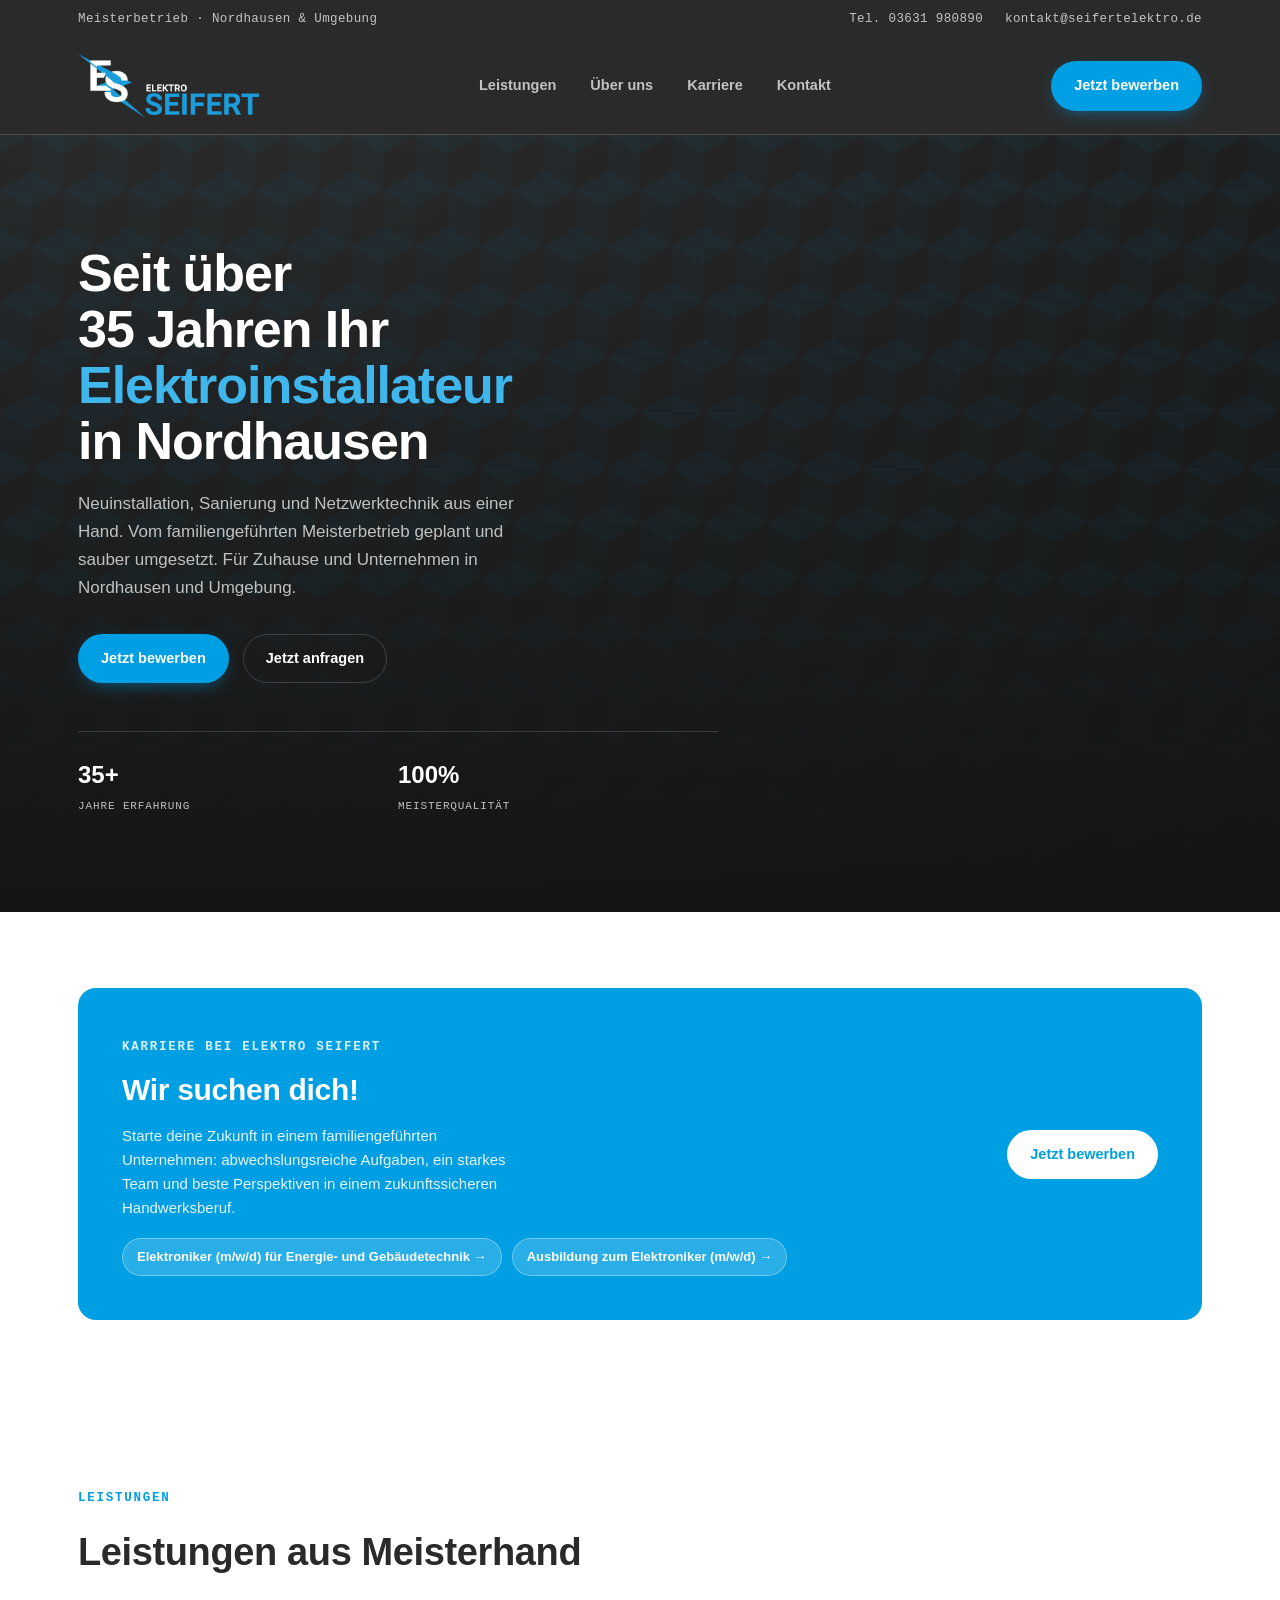
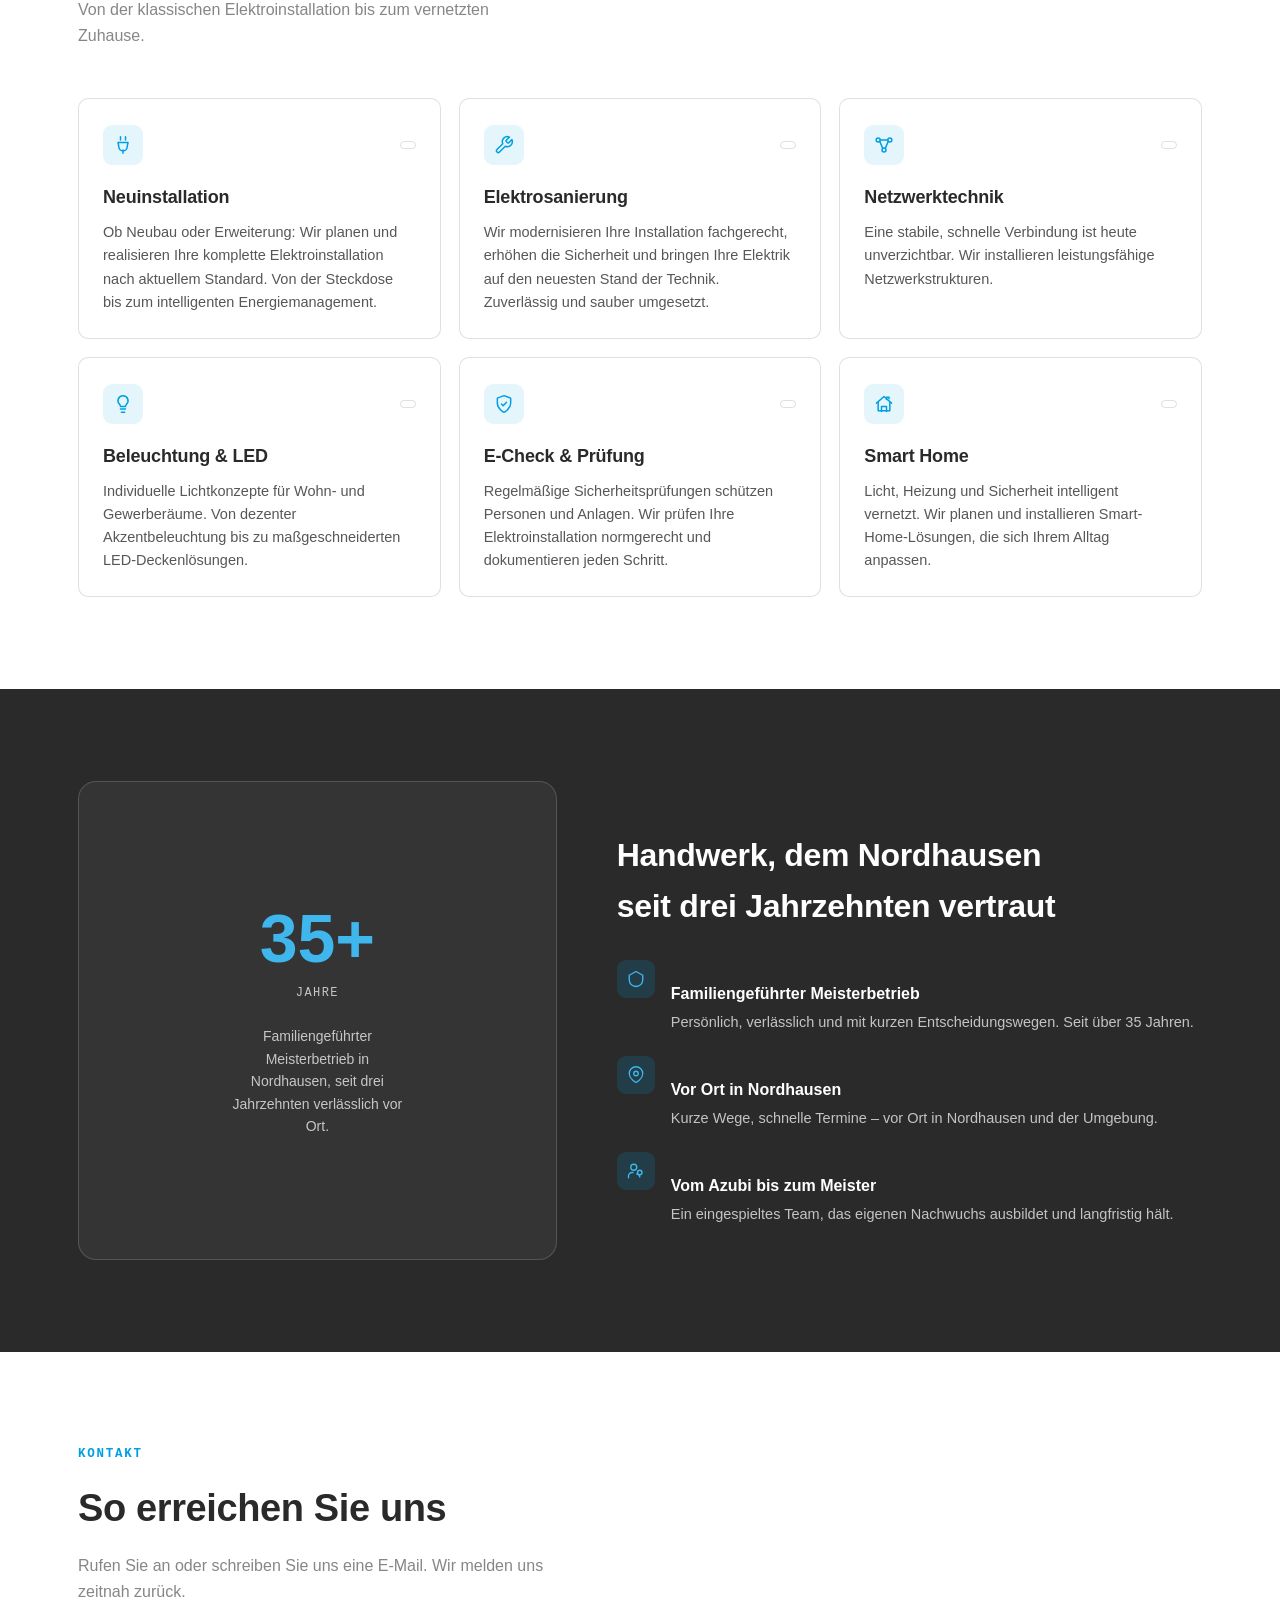
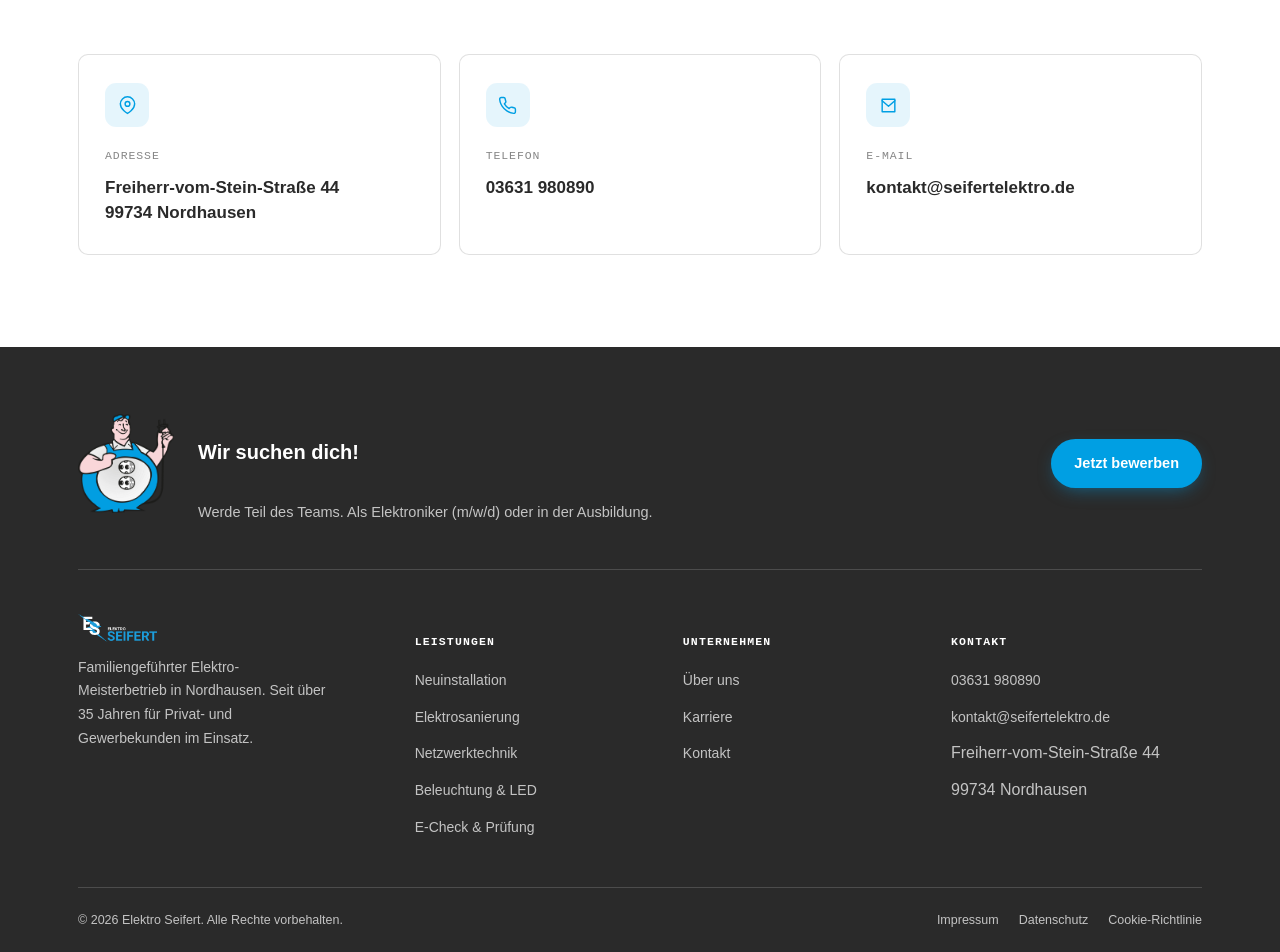
<file: index.html>
<!doctype html>
<html lang="de">
<head>
<meta charset="utf-8" />
<title>Elektro Seifert – Elektroinstallateur in Nordhausen</title>
<meta name="description" content="Elektro Seifert: familiengeführter Elektro-Meisterbetrieb in Nordhausen. Neuinstallation, Elektrosanierung, Netzwerktechnik – und aktuell offene Stellen." />
<meta name="viewport" content="width=device-width, initial-scale=1" />
<link rel="stylesheet" href="assets/style.css" />
</head>
<body>

<div class="utility-bar">
  <div class="wrap">
    <span class="u-tag">Meisterbetrieb &middot; Nordhausen &amp; Umgebung</span>
    <div class="u-links">
      <a href="tel:+493631980890">Tel. 03631 980890</a>
      <a href="mailto:kontakt@seifertelektro.de">kontakt@seifertelektro.de</a>
    </div>
  </div>
</div>

<header id="top">
  <div class="wrap">
    <a class="brand" href="index.html" aria-label="Elektro Seifert, Startseite">
      <img class="brand-logo" src="assets/logo.webp" alt="Elektro Seifert" />
    </a>
    <nav class="primary-nav" aria-label="Hauptnavigation">
      <a href="#leistungen">Leistungen</a>
      <a href="#warum">Über uns</a>
      <a href="#karriere">Karriere</a>
      <a href="#kontakt">Kontakt</a>
    </nav>
    <div class="header-cta">
      <a class="btn btn-primary" href="#kontakt">Jetzt bewerben</a>
      <button class="menu-toggle" id="menuToggle" aria-expanded="false" aria-controls="mobileDrawer" aria-label="Menü öffnen">
        <span></span>
      </button>
    </div>
  </div>
  <div class="mobile-drawer" id="mobileDrawer">
    <a href="#leistungen">Leistungen</a>
    <a href="#warum">Über uns</a>
    <a href="#karriere">Karriere</a>
    <a href="#kontakt">Kontakt</a>
    <a class="btn btn-primary btn-block" href="#kontakt">Jetzt bewerben</a>
  </div>
</header>

<main>
  <!-- ---------- HERO ---------- -->
  <section class="hero">
    <div class="hero-media" aria-hidden="true">
      <div class="hero-video-fallback"></div>
      <video class="hero-video" autoplay muted loop playsinline preload="none">
        <source src="https://seifertelektro.de/wp-content/uploads/2026/05/copy_3253EE0D-689A-449B-8F6C-48F776EBD6DE-2.mov" type="video/mp4">
      </video>
    </div>
    <div class="hero-overlay" aria-hidden="true"></div>

    <div class="wrap hero-inner">
      <div class="hero-content">
        <!-- <div class="hero-eyebrow eyebrow">Elektroinstallateur · Nordhausen</div> -->
        <h1>Seit über 35&nbsp;Jahren Ihr <em>Elektroinstallateur</em> in Nordhausen</h1>
        <p class="hero-sub">Neuinstallation, Sanierung und Netzwerktechnik aus einer Hand. Vom familiengeführten Meisterbetrieb geplant und sauber umgesetzt. Für Zuhause und Unternehmen in Nordhausen und Umgebung.</p>
        <div class="hero-actions">
          <a class="btn btn-primary" href="#kontakt">Jetzt bewerben</a>
          <a class="btn btn-ghost-dark" href="#kontakt">Jetzt anfragen</a>
        </div>
        <div class="hero-stats">
          <div class="hero-stat"><div class="n">35+</div><div class="l">Jahre Erfahrung</div></div>
          <div class="hero-stat"><div class="n">100%</div><div class="l">Meisterqualität</div></div>
        </div>
      </div>
    </div>
  </section>

  <!-- ---------- KARRIERE (Fokus: Jetzt bewerben) ---------- -->
  <section id="karriere" class="career-section">
    <div class="wrap">
      <div class="career">
        <div class="career-text">
          <span class="eyebrow">Karriere bei Elektro Seifert</span>
          <h3>Wir suchen dich!</h3>
          <p>Starte deine Zukunft in einem familiengeführten Unternehmen: abwechslungsreiche Aufgaben, ein starkes Team und beste Perspektiven in einem zukunftssicheren Handwerksberuf.</p>
          <div class="career-jobs">
            <a class="job-chip" href="elektroniker.html">Elektroniker (m/w/d) für Energie- und Gebäudetechnik →</a>
            <a class="job-chip" href="ausbildung.html">Ausbildung zum Elektroniker (m/w/d) →</a>
          </div>
        </div>
        <a class="btn btn-onblue" href="#kontakt" style="flex-shrink:0;">Jetzt bewerben</a>
      </div>
    </div>
  </section>

  <!-- ---------- LEISTUNGEN ---------- -->
  <section id="leistungen">
    <div class="wrap">
      <div class="section-head">
        <span class="eyebrow">Leistungen</span>
        <h2>Leistungen aus Meisterhand</h2>
        <p>Von der klassischen Elektroinstallation bis zum vernetzten Zuhause.</p>
      </div>

      <div class="panel-grid">
        <article class="panel-card">
          <div class="panel-card-top">
            <div class="panel-icon"><svg width="20" height="20" viewBox="0 0 24 24" fill="none" stroke="currentColor" stroke-width="1.8" stroke-linecap="round" stroke-linejoin="round"><path d="M9 2v4M15 2v4M6 9h12l-1 5a5 5 0 0 1-10 0z"/><path d="M12 18v4"/></svg></div>
            <span class="panel-tag"></span>
          </div>
          <h3>Neuinstallation</h3>
          <p>Ob Neubau oder Erweiterung: Wir planen und realisieren Ihre komplette Elektroinstallation nach aktuellem Standard. Von der Steckdose bis zum intelligenten Energiemanagement.</p>
        </article>

        <article class="panel-card">
          <div class="panel-card-top">
            <div class="panel-icon"><svg width="20" height="20" viewBox="0 0 24 24" fill="none" stroke="currentColor" stroke-width="1.8" stroke-linecap="round" stroke-linejoin="round"><path d="M14.7 6.3a1 1 0 0 0 0 1.4l1.6 1.6a1 1 0 0 0 1.4 0l3.77-3.77a6 6 0 0 1-7.94 7.94l-6.91 6.91a2.12 2.12 0 0 1-3-3l6.91-6.91a6 6 0 0 1 7.94-7.94z"/></svg></div>
            <span class="panel-tag"></span>
          </div>
          <h3>Elektrosanierung</h3>
          <p>Wir modernisieren Ihre Installation fachgerecht, erhöhen die Sicherheit und bringen Ihre Elektrik auf den neuesten Stand der Technik. Zuverlässig und sauber umgesetzt.</p>
        </article>

        <article class="panel-card">
          <div class="panel-card-top">
            <div class="panel-icon"><svg width="20" height="20" viewBox="0 0 24 24" fill="none" stroke="currentColor" stroke-width="1.8" stroke-linecap="round" stroke-linejoin="round"><circle cx="5" cy="6" r="2.4"/><circle cx="19" cy="6" r="2.4"/><circle cx="12" cy="18" r="2.4"/><path d="M6.9 7.7 10.5 16M17.1 7.7 13.5 16M7.4 6h9.2"/></svg></div>
            <span class="panel-tag"></span>
          </div>
          <h3>Netzwerktechnik</h3>
          <p>Eine stabile, schnelle Verbindung ist heute unverzichtbar. Wir installieren leistungsfähige Netzwerkstrukturen.</p>
        </article>

        <article class="panel-card">
          <div class="panel-card-top">
            <div class="panel-icon"><svg width="20" height="20" viewBox="0 0 24 24" fill="none" stroke="currentColor" stroke-width="1.8" stroke-linecap="round" stroke-linejoin="round"><path d="M9 18h6M10 22h4M12 2a6 6 0 0 0-4 10.5c.6.6 1 1.4 1 2.5h6c0-1.1.4-1.9 1-2.5A6 6 0 0 0 12 2z"/></svg></div>
            <span class="panel-tag"></span>
          </div>
          <h3>Beleuchtung &amp; LED</h3>
          <p>Individuelle Lichtkonzepte für Wohn- und Gewerberäume. Von dezenter Akzentbeleuchtung bis zu maßgeschneiderten LED-Deckenlösungen.</p>
        </article>

        <article class="panel-card">
          <div class="panel-card-top">
            <div class="panel-icon"><svg width="20" height="20" viewBox="0 0 24 24" fill="none" stroke="currentColor" stroke-width="1.8" stroke-linecap="round" stroke-linejoin="round"><path d="M12 22s8-4 8-11V5l-8-3-8 3v6c0 7 8 11 8 11z"/><path d="m9 12 2 2 4-4"/></svg></div>
            <span class="panel-tag"></span>
          </div>
          <h3>E-Check &amp; Prüfung</h3>
          <p>Regelmäßige Sicherheitsprüfungen schützen Personen und Anlagen. Wir prüfen Ihre Elektroinstallation normgerecht und dokumentieren jeden Schritt.</p>
        </article>

        <article class="panel-card">
          <div class="panel-card-top">
            <div class="panel-icon"><svg width="20" height="20" viewBox="0 0 24 24" fill="none" stroke="currentColor" stroke-width="1.8" stroke-linecap="round" stroke-linejoin="round"><path d="m3 11 9-8 9 8"/><path d="M5 10v10h14V10"/><path d="M9 21v-6h6v6"/><path d="M15 6.5V4h3v1.6"/></svg></div>
            <span class="panel-tag"></span>
          </div>
          <h3>Smart Home</h3>
          <p>Licht, Heizung und Sicherheit intelligent vernetzt. Wir planen und installieren Smart-Home-Lösungen, die sich Ihrem Alltag anpassen.</p>
        </article>
      </div>
    </div>
  </section>

  <!-- ---------- WARUM SEIFERT ---------- -->
  <section id="warum" class="section-dark">
    <div class="wrap about-grid">
      <div class="about-badge">
        <div class="big">35+</div>
        <div class="lbl">Jahre</div>
        <div class="sub">Familiengeführter Meisterbetrieb in Nordhausen, seit drei Jahrzehnten verlässlich vor Ort.</div>
      </div>

      <div>
        <!--<span class="eyebrow">Warum Seifert</span>-->
        <h2 style="font-size:clamp(24px,3.2vw,32px); font-weight:800; color:var(--on-dark); margin-top:14px;">Handwerk, dem Nordhausen seit drei Jahrzehnten vertraut</h2>
        <div class="about-list">
          <div class="about-item">
            <div class="ico"><svg width="18" height="18" viewBox="0 0 24 24" fill="none" stroke="currentColor" stroke-width="1.8" stroke-linecap="round" stroke-linejoin="round"><path d="M12 2 3 7v6c0 5 4 8.5 9 9 5-.5 9-4 9-9V7z"/></svg></div>
            <div><h4>Familiengeführter Meisterbetrieb</h4><p>Persönlich, verlässlich und mit kurzen Entscheidungswegen. Seit über 35 Jahren.</p></div>
          </div>
          <div class="about-item">
            <div class="ico"><svg width="18" height="18" viewBox="0 0 24 24" fill="none" stroke="currentColor" stroke-width="1.8" stroke-linecap="round" stroke-linejoin="round"><path d="M21 10c0 7-9 12-9 12s-9-5-9-12a9 9 0 0 1 18 0z"/><circle cx="12" cy="10" r="3"/></svg></div>
            <div><h4>Vor Ort in Nordhausen</h4><p>Kurze Wege, schnelle Termine – vor Ort in Nordhausen und der Umgebung.</p></div>
          </div>
          <div class="about-item">
            <div class="ico"><svg width="18" height="18" viewBox="0 0 24 24" fill="none" stroke="currentColor" stroke-width="1.8" stroke-linecap="round" stroke-linejoin="round"><circle cx="9" cy="7" r="4"/><path d="M2 21v-2a5 5 0 0 1 5-5h1"/><circle cx="17" cy="14" r="3"/><path d="M17 20a4 4 0 0 0-4-4"/></svg></div>
            <div><h4>Vom Azubi bis zum Meister</h4><p>Ein eingespieltes Team, das eigenen Nachwuchs ausbildet und langfristig hält.</p></div>
          </div>
        </div>
      </div>
    </div>
  </section>

  <!-- ---------- KONTAKT ---------- -->
  <section id="kontakt">
    <div class="wrap">
      <div class="section-head">
        <span class="eyebrow">Kontakt</span>
        <h2>So erreichen Sie uns</h2>
        <p>Rufen Sie an oder schreiben Sie uns eine E-Mail. Wir melden uns zeitnah zurück.</p>
      </div>

      <div class="contact-cards">
        <div class="contact-info-card">
          <div class="ico"><svg width="19" height="19" viewBox="0 0 24 24" fill="none" stroke="currentColor" stroke-width="1.8" stroke-linecap="round" stroke-linejoin="round"><path d="M21 10c0 7-9 12-9 12s-9-5-9-12a9 9 0 0 1 18 0z"/><circle cx="12" cy="10" r="3"/></svg></div>
          <div class="lbl">Adresse</div>
          <div class="val">Freiherr-vom-Stein-Straße 44<br>99734 Nordhausen</div>
        </div>
        <div class="contact-info-card">
          <div class="ico"><svg width="19" height="19" viewBox="0 0 24 24" fill="none" stroke="currentColor" stroke-width="1.8" stroke-linecap="round" stroke-linejoin="round"><path d="M22 16.92v3a2 2 0 0 1-2.18 2 19.79 19.79 0 0 1-8.63-3.07 19.5 19.5 0 0 1-6-6 19.79 19.79 0 0 1-3.07-8.67A2 2 0 0 1 4.11 2h3a2 2 0 0 1 2 1.72c.127.96.362 1.903.7 2.81a2 2 0 0 1-.45 2.11L8.09 9.91a16 16 0 0 0 6 6l1.27-1.27a2 2 0 0 1 2.11-.45c.907.338 1.85.573 2.81.7A2 2 0 0 1 22 16.92z"/></svg></div>
          <div class="lbl">Telefon</div>
          <a class="val" href="tel:+493631980890">03631 980890</a>
        </div>
        <div class="contact-info-card">
          <div class="ico"><svg width="19" height="19" viewBox="0 0 24 24" fill="none" stroke="currentColor" stroke-width="1.8" stroke-linecap="round" stroke-linejoin="round"><path d="M4 4h16v16H4z"/><path d="m4 6 8 7 8-7"/></svg></div>
          <div class="lbl">E-Mail</div>
          <a class="val" href="mailto:kontakt@seifertelektro.de">kontakt@seifertelektro.de</a>
        </div>
      </div>
    </div>
  </section>
</main>

<footer>
  <div class="wrap">
    <div class="foot-cta">
      <img class="foot-mascot" src="assets/mascot.webp" alt="Elektro Seifert Maskottchen" />
      <div class="foot-cta-text">
        <h5>Wir suchen dich!</h5>
        <p>Werde Teil des Teams. Als Elektroniker (m/w/d) oder in der Ausbildung.</p>
      </div>
      <a class="btn btn-primary" href="#kontakt" style="flex-shrink:0;">Jetzt bewerben</a>
    </div>

    <div class="foot-grid">
      <div class="foot-col foot-about">
        <img class="brand-logo" src="assets/logo.webp" alt="Elektro Seifert" />
        <p>Familiengeführter Elektro-Meisterbetrieb in Nordhausen. Seit über 35 Jahren für Privat- und Gewerbekunden im Einsatz.</p>
      </div>
      <div class="foot-col">
        <h5>Leistungen</h5>
        <ul>
          <li><a href="#leistungen">Neuinstallation</a></li>
          <li><a href="#leistungen">Elektrosanierung</a></li>
          <li><a href="#leistungen">Netzwerktechnik</a></li>
          <li><a href="#leistungen">Beleuchtung &amp; LED</a></li>
          <li><a href="#leistungen">E-Check &amp; Prüfung</a></li>
        </ul>
      </div>
      <div class="foot-col">
        <h5>Unternehmen</h5>
        <ul>
          <li><a href="#warum">Über uns</a></li>
          <li><a href="#karriere">Karriere</a></li>
          <li><a href="#kontakt">Kontakt</a></li>
        </ul>
      </div>
      <div class="foot-col">
        <h5>Kontakt</h5>
        <ul>
          <li><a href="tel:+493631980890">03631 980890</a></li>
          <li><a href="mailto:kontakt@seifertelektro.de">kontakt@seifertelektro.de</a></li>
          <li>Freiherr-vom-Stein-Straße 44</li>
          <li>99734 Nordhausen</li>
        </ul>
      </div>
    </div>
    <div class="foot-bottom">
      <span>© 2026 Elektro Seifert. Alle Rechte vorbehalten.</span>
      <div class="fb-links">
        <a href="impressum.html">Impressum</a>
        <a href="datenschutz.html">Datenschutz</a>
        <a href="datenschutz.html#cookies">Cookie-Richtlinie</a>
      </div>
    </div>
  </div>
</footer>

<div class="mobile-bar">
  <a class="btn btn-primary" href="#kontakt">Jetzt bewerben</a>
  <a class="btn btn-outline-dark" href="#kontakt" style="background:var(--white);">Jetzt anfragen</a>
</div>

<script>
  var toggle = document.getElementById('menuToggle');
  var header = document.getElementById('top');
  toggle.addEventListener('click', function(){
    var open = header.classList.toggle('open');
    toggle.setAttribute('aria-expanded', open ? 'true' : 'false');
  });
  document.querySelectorAll('.mobile-drawer a').forEach(function(a){
    a.addEventListener('click', function(){
      header.classList.remove('open');
      toggle.setAttribute('aria-expanded', 'false');
    });
  });
</script>
</body>
</html>
</file>
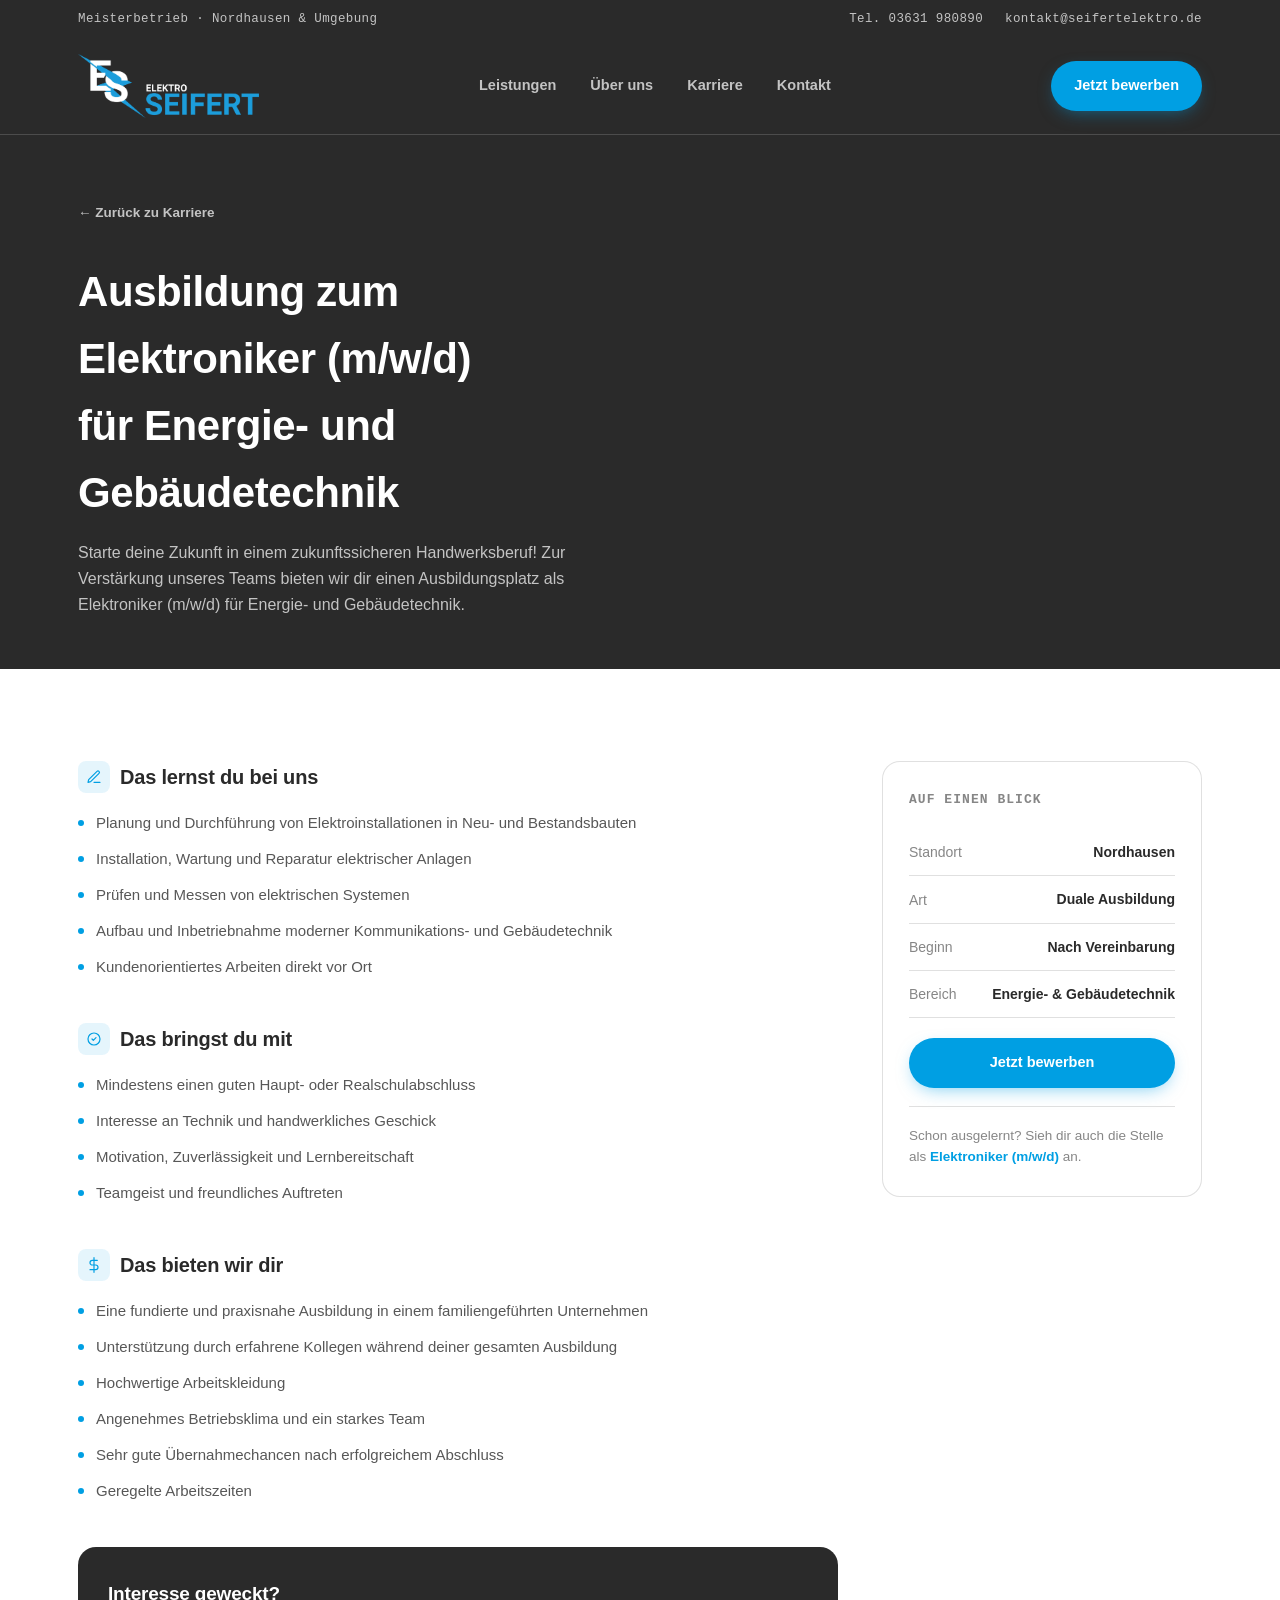
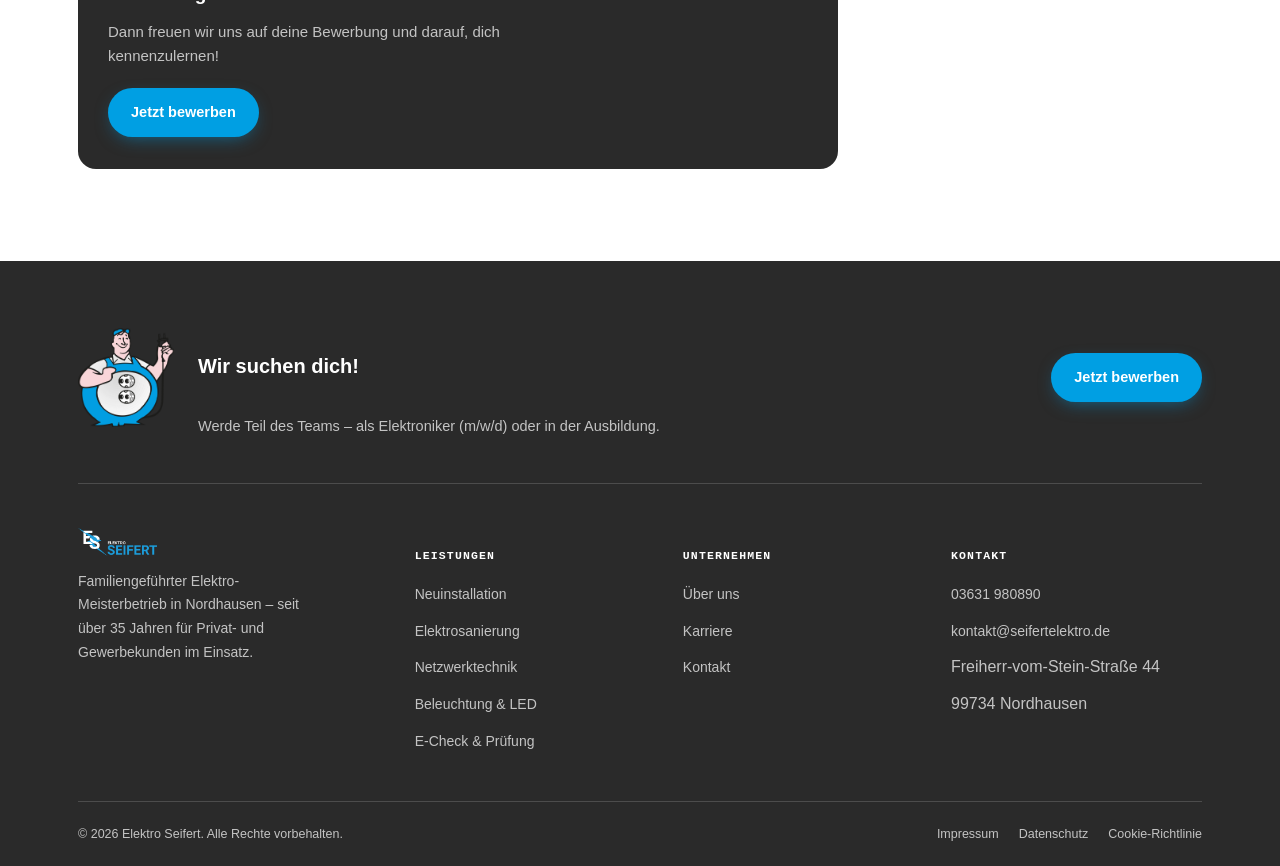
<file: ausbildung.html>
<!doctype html>
<html lang="de">
<head>
<meta charset="utf-8" />
<title>Ausbildung zum Elektroniker (m/w/d) – Elektro Seifert</title>
<meta name="description" content="Elektro Seifert bietet einen Ausbildungsplatz als Elektroniker (m/w/d) für Energie- und Gebäudetechnik in Nordhausen. Praxisnah, familiengeführt, mit sehr guten Übernahmechancen." />
<meta name="viewport" content="width=device-width, initial-scale=1" />
<link rel="stylesheet" href="assets/style.css" />
</head>
<body>

<div class="utility-bar">
  <div class="wrap">
    <span class="u-tag">Meisterbetrieb &middot; Nordhausen &amp; Umgebung</span>
    <div class="u-links">
      <a href="tel:+493631980890">Tel. 03631 980890</a>
      <a href="mailto:kontakt@seifertelektro.de">kontakt@seifertelektro.de</a>
    </div>
  </div>
</div>

<header id="top">
  <div class="wrap">
    <a class="brand" href="index.html" aria-label="Elektro Seifert, Startseite">
      <img class="brand-logo" src="assets/logo.webp" alt="Elektro Seifert" />
    </a>
    <nav class="primary-nav" aria-label="Hauptnavigation">
      <a href="index.html#leistungen">Leistungen</a>
      <a href="index.html#warum">Über uns</a>
      <a href="index.html#karriere">Karriere</a>
      <a href="index.html#kontakt">Kontakt</a>
    </nav>
    <div class="header-cta">
      <a class="btn btn-primary" href="index.html#kontakt">Jetzt bewerben</a>
      <button class="menu-toggle" id="menuToggle" aria-expanded="false" aria-controls="mobileDrawer" aria-label="Menü öffnen">
        <span></span>
      </button>
    </div>
  </div>
  <div class="mobile-drawer" id="mobileDrawer">
    <a href="index.html#leistungen">Leistungen</a>
    <a href="index.html#warum">Über uns</a>
    <a href="index.html#karriere">Karriere</a>
    <a href="index.html#kontakt">Kontakt</a>
    <a class="btn btn-primary btn-block" href="index.html#kontakt">Jetzt bewerben</a>
  </div>
</header>

<main>
  <section class="page-hero">
    <div class="wrap">
      <a class="back-link" href="index.html#karriere">← Zurück zu Karriere</a>
      <h1>Ausbildung zum Elektroniker (m/w/d) für Energie- und Gebäudetechnik</h1>
      <p>Starte deine Zukunft in einem zukunftssicheren Handwerksberuf! Zur Verstärkung unseres Teams bieten wir dir einen Ausbildungsplatz als Elektroniker (m/w/d) für Energie- und Gebäudetechnik.</p>
    </div>
  </section>

  <section>
    <div class="wrap job-grid">
      <div>
        <div class="job-block">
          <h2>
            <span class="ico"><svg width="16" height="16" viewBox="0 0 24 24" fill="none" stroke="currentColor" stroke-width="1.8" stroke-linecap="round" stroke-linejoin="round"><path d="M12 20h9"/><path d="M16.5 3.5a2.12 2.12 0 0 1 3 3L7 19l-4 1 1-4Z"/></svg></span>
            Das lernst du bei uns
          </h2>
          <ul class="job-list">
            <li>Planung und Durchführung von Elektroinstallationen in Neu- und Bestandsbauten</li>
            <li>Installation, Wartung und Reparatur elektrischer Anlagen</li>
            <li>Prüfen und Messen von elektrischen Systemen</li>
            <li>Aufbau und Inbetriebnahme moderner Kommunikations- und Gebäudetechnik</li>
            <li>Kundenorientiertes Arbeiten direkt vor Ort</li>
          </ul>
        </div>

        <div class="job-block">
          <h2>
            <span class="ico"><svg width="16" height="16" viewBox="0 0 24 24" fill="none" stroke="currentColor" stroke-width="1.8" stroke-linecap="round" stroke-linejoin="round"><path d="m9 12 2 2 4-4"/><circle cx="12" cy="12" r="9"/></svg></span>
            Das bringst du mit
          </h2>
          <ul class="job-list">
            <li>Mindestens einen guten Haupt- oder Realschulabschluss</li>
            <li>Interesse an Technik und handwerkliches Geschick</li>
            <li>Motivation, Zuverlässigkeit und Lernbereitschaft</li>
            <li>Teamgeist und freundliches Auftreten</li>
          </ul>
        </div>

        <div class="job-block">
          <h2>
            <span class="ico"><svg width="16" height="16" viewBox="0 0 24 24" fill="none" stroke="currentColor" stroke-width="1.8" stroke-linecap="round" stroke-linejoin="round"><path d="M12 1v22M17 5H9.5a3.5 3.5 0 0 0 0 7h5a3.5 3.5 0 0 1 0 7H6"/></svg></span>
            Das bieten wir dir
          </h2>
          <ul class="job-list">
            <li>Eine fundierte und praxisnahe Ausbildung in einem familiengeführten Unternehmen</li>
            <li>Unterstützung durch erfahrene Kollegen während deiner gesamten Ausbildung</li>
            <li>Hochwertige Arbeitskleidung</li>
            <li>Angenehmes Betriebsklima und ein starkes Team</li>
            <li>Sehr gute Übernahmechancen nach erfolgreichem Abschluss</li>
            <li>Geregelte Arbeitszeiten</li>
          </ul>
        </div>

        <div class="job-closing">
          <h2>Interesse geweckt?</h2>
          <p>Dann freuen wir uns auf deine Bewerbung und darauf, dich kennenzulernen!</p>
          <a class="btn btn-primary" href="index.html#kontakt">Jetzt bewerben</a>
        </div>
      </div>

      <aside class="job-side">
        <h3>Auf einen Blick</h3>
        <div class="job-fact"><span class="k">Standort</span><span class="v">Nordhausen</span></div>
        <div class="job-fact"><span class="k">Art</span><span class="v">Duale Ausbildung</span></div>
        <div class="job-fact"><span class="k">Beginn</span><span class="v">Nach Vereinbarung</span></div>
        <div class="job-fact"><span class="k">Bereich</span><span class="v">Energie- &amp; Gebäudetechnik</span></div>
        <a class="btn btn-primary btn-block" href="index.html#kontakt">Jetzt bewerben</a>
        <div class="other-job">
          Schon ausgelernt? Sieh dir auch die Stelle als <a href="elektroniker.html">Elektroniker (m/w/d)</a> an.
        </div>
      </aside>
    </div>
  </section>
</main>

<footer>
  <div class="wrap">
    <div class="foot-cta">
      <img class="foot-mascot" src="assets/mascot.webp" alt="Elektro Seifert Maskottchen" />
      <div class="foot-cta-text">
        <h5>Wir suchen dich!</h5>
        <p>Werde Teil des Teams – als Elektroniker (m/w/d) oder in der Ausbildung.</p>
      </div>
      <a class="btn btn-primary" href="index.html#kontakt" style="flex-shrink:0;">Jetzt bewerben</a>
    </div>

    <div class="foot-grid">
      <div class="foot-col foot-about">
        <img class="brand-logo" src="assets/logo.webp" alt="Elektro Seifert" />
        <p>Familiengeführter Elektro-Meisterbetrieb in Nordhausen – seit über 35 Jahren für Privat- und Gewerbekunden im Einsatz.</p>
      </div>
      <div class="foot-col">
        <h5>Leistungen</h5>
        <ul>
          <li><a href="index.html#leistungen">Neuinstallation</a></li>
          <li><a href="index.html#leistungen">Elektrosanierung</a></li>
          <li><a href="index.html#leistungen">Netzwerktechnik</a></li>
          <li><a href="index.html#leistungen">Beleuchtung &amp; LED</a></li>
          <li><a href="index.html#leistungen">E-Check &amp; Prüfung</a></li>
        </ul>
      </div>
      <div class="foot-col">
        <h5>Unternehmen</h5>
        <ul>
          <li><a href="index.html#warum">Über uns</a></li>
          <li><a href="index.html#karriere">Karriere</a></li>
          <li><a href="index.html#kontakt">Kontakt</a></li>
        </ul>
      </div>
      <div class="foot-col">
        <h5>Kontakt</h5>
        <ul>
          <li><a href="tel:+493631980890">03631 980890</a></li>
          <li><a href="mailto:kontakt@seifertelektro.de">kontakt@seifertelektro.de</a></li>
          <li>Freiherr-vom-Stein-Straße 44</li>
          <li>99734 Nordhausen</li>
        </ul>
      </div>
    </div>
    <div class="foot-bottom">
      <span>© 2026 Elektro Seifert. Alle Rechte vorbehalten.</span>
      <div class="fb-links">
        <a href="impressum.html">Impressum</a>
        <a href="datenschutz.html">Datenschutz</a>
        <a href="datenschutz.html#cookies">Cookie-Richtlinie</a>
      </div>
    </div>
  </div>
</footer>

<div class="mobile-bar">
  <a class="btn btn-primary" href="index.html#kontakt">Jetzt bewerben</a>
  <a class="btn btn-outline-dark" href="index.html#kontakt" style="background:var(--white);">Jetzt anfragen</a>
</div>

<script>
  var toggle = document.getElementById('menuToggle');
  var header = document.getElementById('top');
  toggle.addEventListener('click', function(){
    var open = header.classList.toggle('open');
    toggle.setAttribute('aria-expanded', open ? 'true' : 'false');
  });
  document.querySelectorAll('.mobile-drawer a').forEach(function(a){
    a.addEventListener('click', function(){
      header.classList.remove('open');
      toggle.setAttribute('aria-expanded', 'false');
    });
  });
</script>
</body>
</html>
</file>
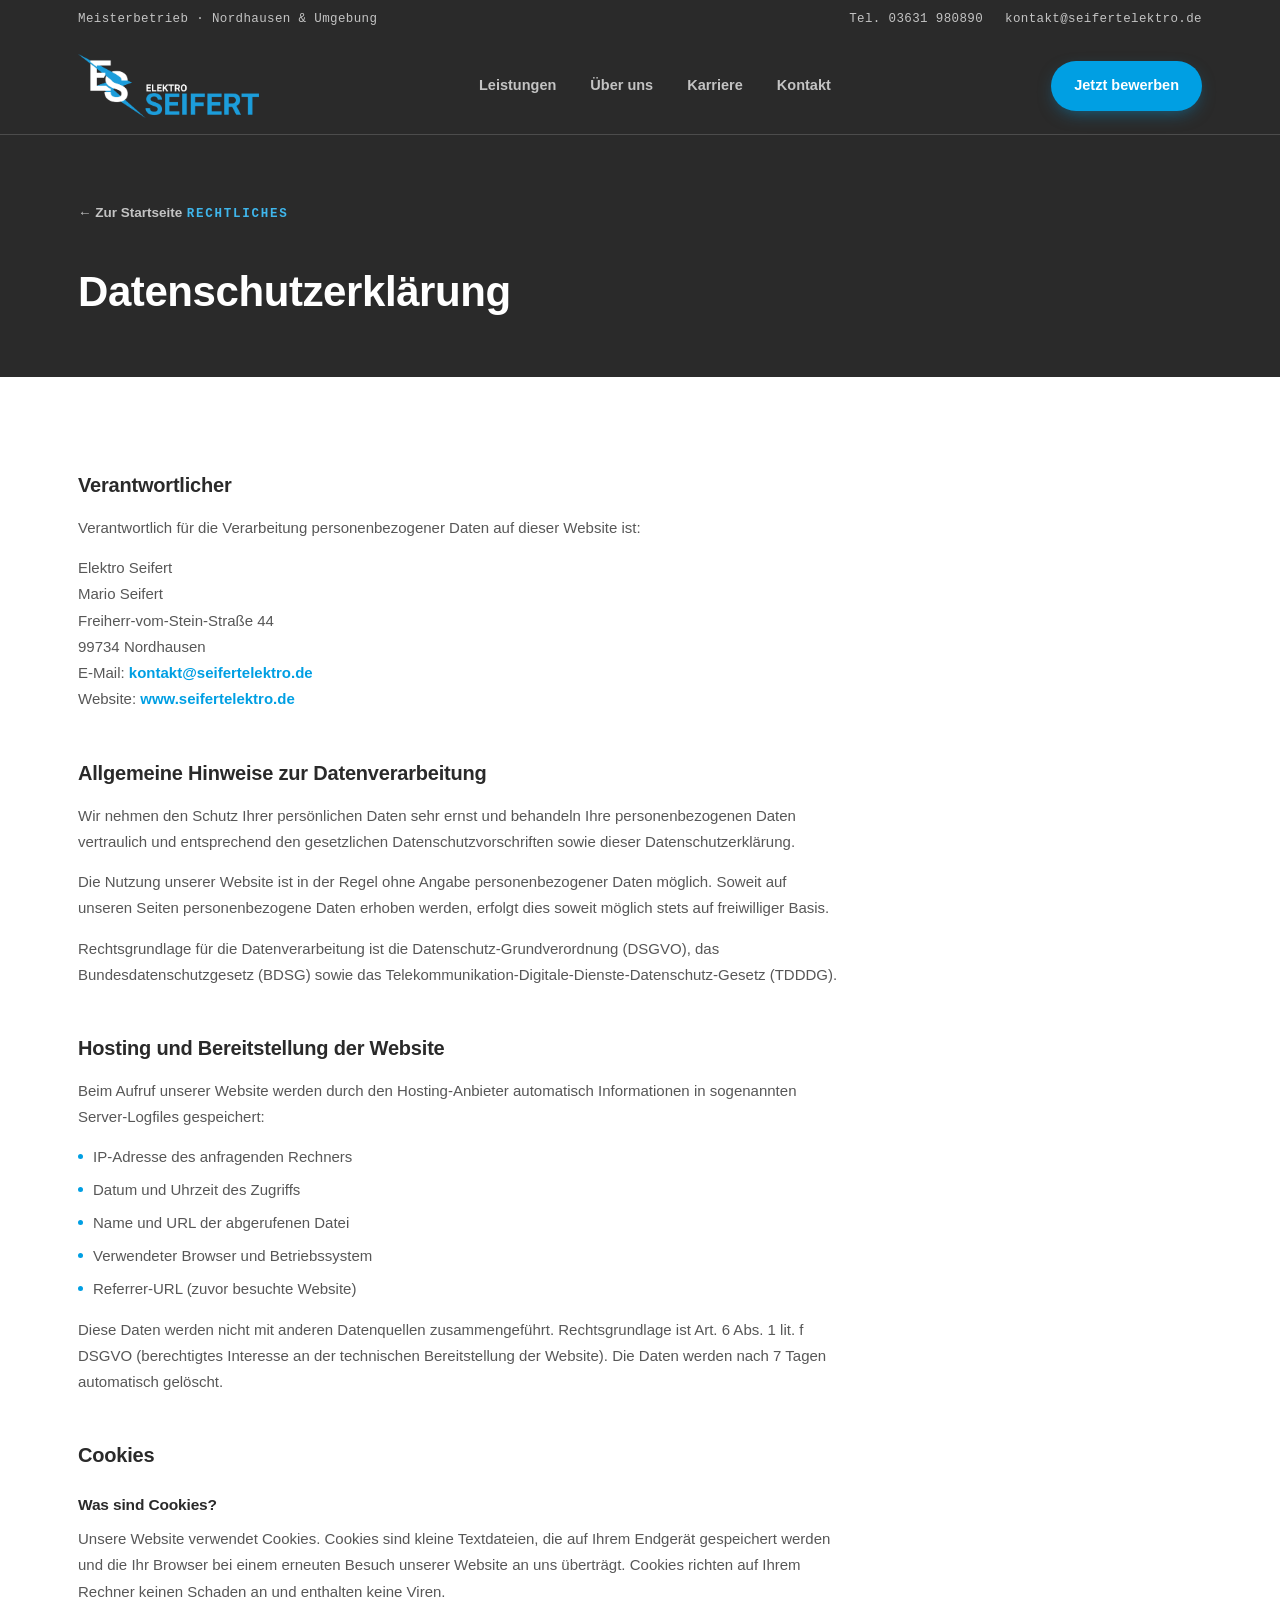
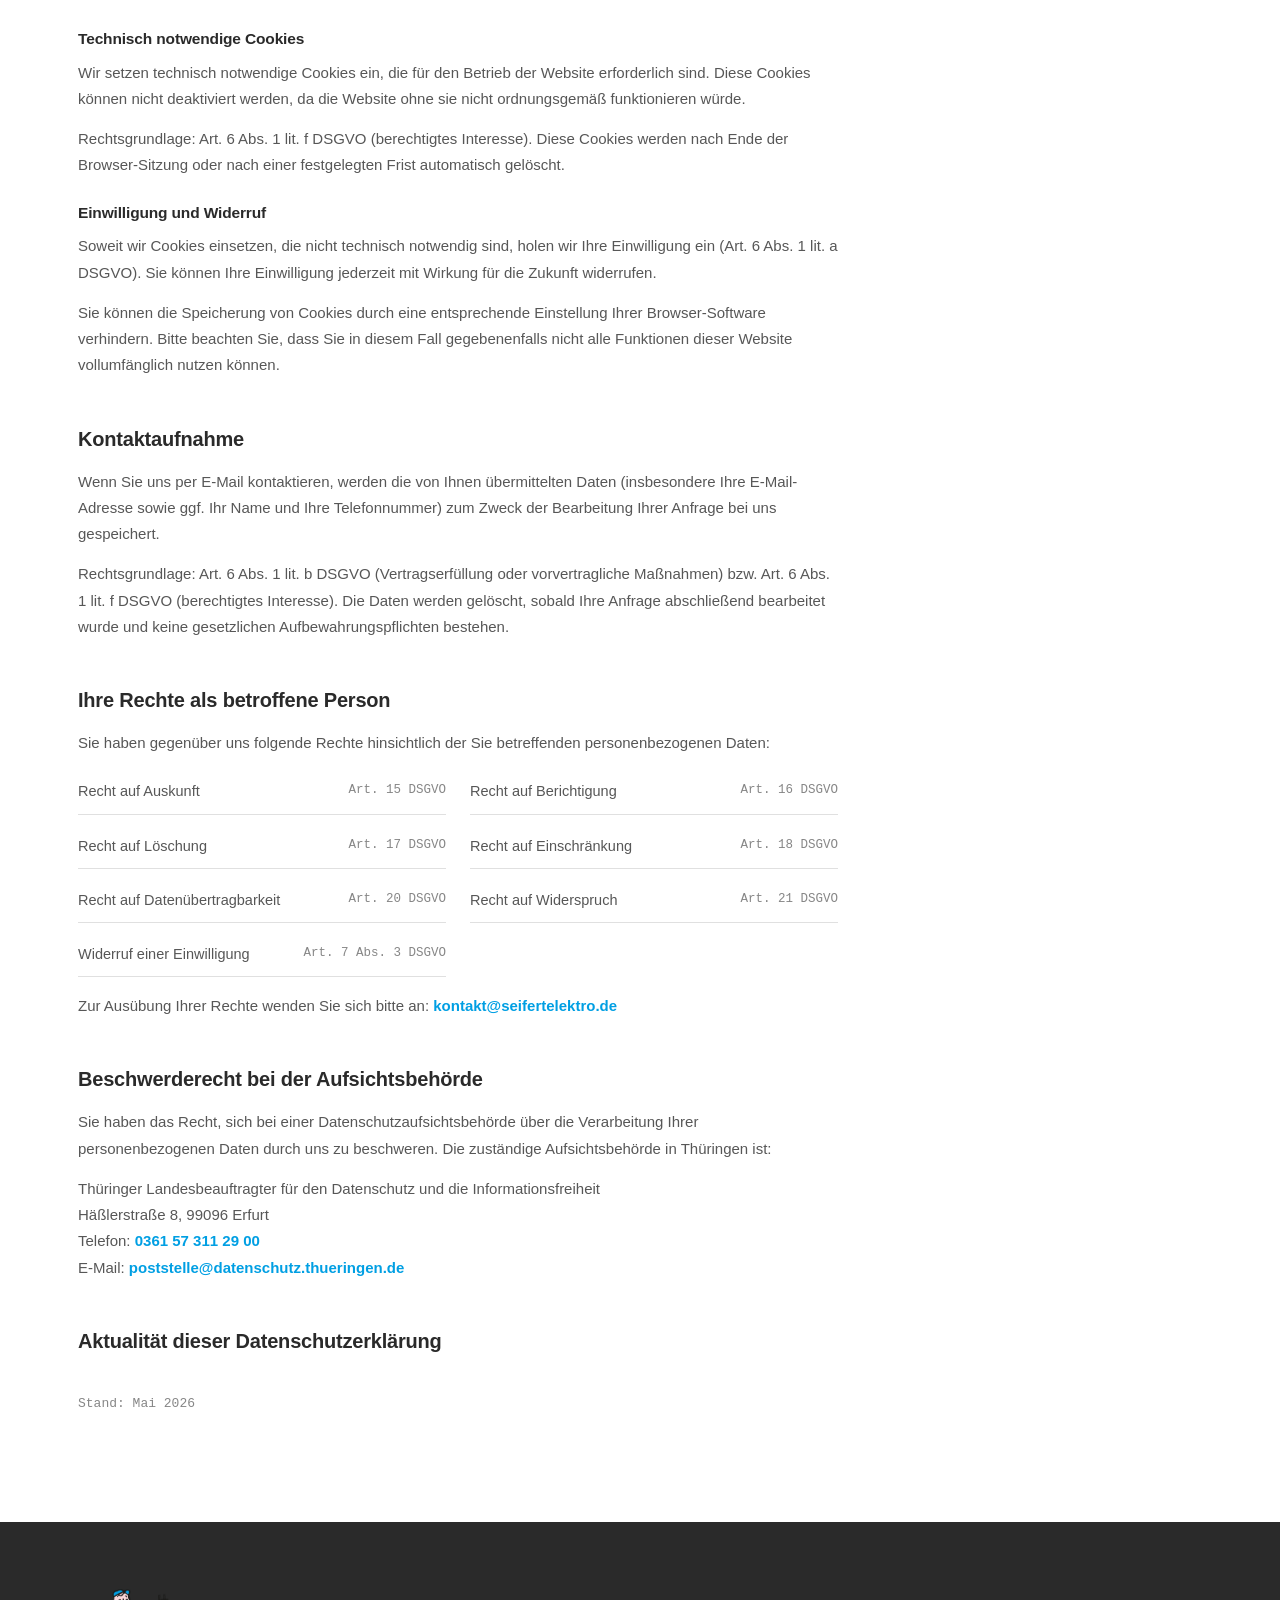
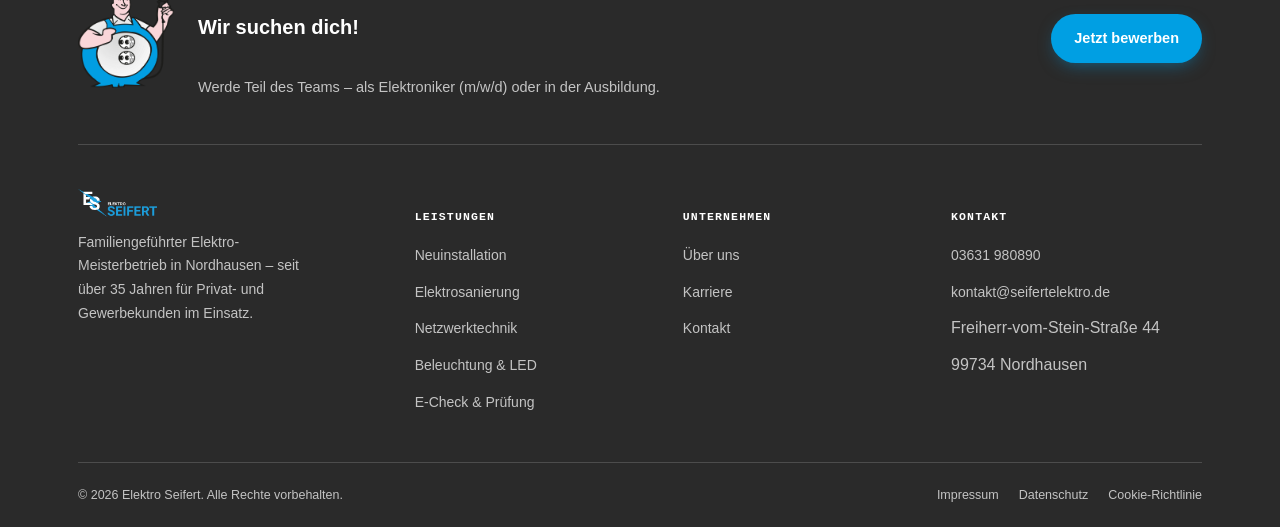
<file: datenschutz.html>
<!doctype html>
<html lang="de">
<head>
<meta charset="utf-8" />
<title>Datenschutzerklärung – Elektro Seifert</title>
<meta name="description" content="Datenschutzerklärung von Elektro Seifert, Nordhausen." />
<meta name="viewport" content="width=device-width, initial-scale=1" />
<link rel="stylesheet" href="assets/style.css" />
</head>
<body>

<div class="utility-bar">
  <div class="wrap">
    <span class="u-tag">Meisterbetrieb &middot; Nordhausen &amp; Umgebung</span>
    <div class="u-links">
      <a href="tel:+493631980890">Tel. 03631 980890</a>
      <a href="mailto:kontakt@seifertelektro.de">kontakt@seifertelektro.de</a>
    </div>
  </div>
</div>

<header id="top">
  <div class="wrap">
    <a class="brand" href="index.html" aria-label="Elektro Seifert, Startseite">
      <img class="brand-logo" src="assets/logo.webp" alt="Elektro Seifert" />
    </a>
    <nav class="primary-nav" aria-label="Hauptnavigation">
      <a href="index.html#leistungen">Leistungen</a>
      <a href="index.html#warum">Über uns</a>
      <a href="index.html#karriere">Karriere</a>
      <a href="index.html#kontakt">Kontakt</a>
    </nav>
    <div class="header-cta">
      <a class="btn btn-primary" href="index.html#kontakt">Jetzt bewerben</a>
      <button class="menu-toggle" id="menuToggle" aria-expanded="false" aria-controls="mobileDrawer" aria-label="Menü öffnen">
        <span></span>
      </button>
    </div>
  </div>
  <div class="mobile-drawer" id="mobileDrawer">
    <a href="index.html#leistungen">Leistungen</a>
    <a href="index.html#warum">Über uns</a>
    <a href="index.html#karriere">Karriere</a>
    <a href="index.html#kontakt">Kontakt</a>
    <a class="btn btn-primary btn-block" href="index.html#kontakt">Jetzt bewerben</a>
  </div>
</header>

<main>
  <section class="page-hero">
    <div class="wrap">
      <a class="back-link" href="index.html">← Zur Startseite</a>
      <span class="eyebrow">Rechtliches</span>
      <h1>Datenschutzerklärung</h1>
    </div>
  </section>

  <section>
    <div class="wrap">
      <article class="legal">

        <h2>Verantwortlicher</h2>
        <p>Verantwortlich für die Verarbeitung personenbezogener Daten auf dieser Website ist:</p>
        <p class="addr">
          Elektro Seifert<br>
          Mario Seifert<br>
          Freiherr-vom-Stein-Straße 44<br>
          99734 Nordhausen<br>
          E-Mail: <a href="mailto:kontakt@seifertelektro.de">kontakt@seifertelektro.de</a><br>
          Website: <a href="https://www.seifertelektro.de">www.seifertelektro.de</a>
        </p>

        <h2>Allgemeine Hinweise zur Datenverarbeitung</h2>
        <p>Wir nehmen den Schutz Ihrer persönlichen Daten sehr ernst und behandeln Ihre personenbezogenen Daten vertraulich und entsprechend den gesetzlichen Datenschutzvorschriften sowie dieser Datenschutzerklärung.</p>
        <p>Die Nutzung unserer Website ist in der Regel ohne Angabe personenbezogener Daten möglich. Soweit auf unseren Seiten personenbezogene Daten erhoben werden, erfolgt dies soweit möglich stets auf freiwilliger Basis.</p>
        <p>Rechtsgrundlage für die Datenverarbeitung ist die Datenschutz-Grundverordnung (DSGVO), das Bundesdatenschutzgesetz (BDSG) sowie das Telekommunikation-Digitale-Dienste-Datenschutz-Gesetz (TDDDG).</p>

        <h2>Hosting und Bereitstellung der Website</h2>
        <p>Beim Aufruf unserer Website werden durch den Hosting-Anbieter automatisch Informationen in sogenannten Server-Logfiles gespeichert:</p>
        <ul>
          <li>IP-Adresse des anfragenden Rechners</li>
          <li>Datum und Uhrzeit des Zugriffs</li>
          <li>Name und URL der abgerufenen Datei</li>
          <li>Verwendeter Browser und Betriebssystem</li>
          <li>Referrer-URL (zuvor besuchte Website)</li>
        </ul>
        <p>Diese Daten werden nicht mit anderen Datenquellen zusammengeführt. Rechtsgrundlage ist Art. 6 Abs. 1 lit. f DSGVO (berechtigtes Interesse an der technischen Bereitstellung der Website). Die Daten werden nach 7 Tagen automatisch gelöscht.</p>

        <h2 id="cookies">Cookies</h2>

        <h3>Was sind Cookies?</h3>
        <p>Unsere Website verwendet Cookies. Cookies sind kleine Textdateien, die auf Ihrem Endgerät gespeichert werden und die Ihr Browser bei einem erneuten Besuch unserer Website an uns überträgt. Cookies richten auf Ihrem Rechner keinen Schaden an und enthalten keine Viren.</p>

        <h3>Technisch notwendige Cookies</h3>
        <p>Wir setzen technisch notwendige Cookies ein, die für den Betrieb der Website erforderlich sind. Diese Cookies können nicht deaktiviert werden, da die Website ohne sie nicht ordnungsgemäß funktionieren würde.</p>
        <p>Rechtsgrundlage: Art. 6 Abs. 1 lit. f DSGVO (berechtigtes Interesse). Diese Cookies werden nach Ende der Browser-Sitzung oder nach einer festgelegten Frist automatisch gelöscht.</p>

        <h3>Einwilligung und Widerruf</h3>
        <p>Soweit wir Cookies einsetzen, die nicht technisch notwendig sind, holen wir Ihre Einwilligung ein (Art. 6 Abs. 1 lit. a DSGVO). Sie können Ihre Einwilligung jederzeit mit Wirkung für die Zukunft widerrufen.</p>
        <p>Sie können die Speicherung von Cookies durch eine entsprechende Einstellung Ihrer Browser-Software verhindern. Bitte beachten Sie, dass Sie in diesem Fall gegebenenfalls nicht alle Funktionen dieser Website vollumfänglich nutzen können.</p>

        <h2>Kontaktaufnahme</h2>
        <p>Wenn Sie uns per E-Mail kontaktieren, werden die von Ihnen übermittelten Daten (insbesondere Ihre E-Mail-Adresse sowie ggf. Ihr Name und Ihre Telefonnummer) zum Zweck der Bearbeitung Ihrer Anfrage bei uns gespeichert.</p>
        <p>Rechtsgrundlage: Art. 6 Abs. 1 lit. b DSGVO (Vertragserfüllung oder vorvertragliche Maßnahmen) bzw. Art. 6 Abs. 1 lit. f DSGVO (berechtigtes Interesse). Die Daten werden gelöscht, sobald Ihre Anfrage abschließend bearbeitet wurde und keine gesetzlichen Aufbewahrungspflichten bestehen.</p>

        <h2>Ihre Rechte als betroffene Person</h2>
        <p>Sie haben gegenüber uns folgende Rechte hinsichtlich der Sie betreffenden personenbezogenen Daten:</p>
        <div class="rights-grid">
          <div><span>Recht auf Auskunft</span><span class="art">Art. 15 DSGVO</span></div>
          <div><span>Recht auf Berichtigung</span><span class="art">Art. 16 DSGVO</span></div>
          <div><span>Recht auf Löschung</span><span class="art">Art. 17 DSGVO</span></div>
          <div><span>Recht auf Einschränkung</span><span class="art">Art. 18 DSGVO</span></div>
          <div><span>Recht auf Datenübertragbarkeit</span><span class="art">Art. 20 DSGVO</span></div>
          <div><span>Recht auf Widerspruch</span><span class="art">Art. 21 DSGVO</span></div>
          <div><span>Widerruf einer Einwilligung</span><span class="art">Art. 7 Abs. 3 DSGVO</span></div>
        </div>
        <p>Zur Ausübung Ihrer Rechte wenden Sie sich bitte an: <a href="mailto:kontakt@seifertelektro.de">kontakt@seifertelektro.de</a></p>

        <h2>Beschwerderecht bei der Aufsichtsbehörde</h2>
        <p>Sie haben das Recht, sich bei einer Datenschutzaufsichtsbehörde über die Verarbeitung Ihrer personenbezogenen Daten durch uns zu beschweren. Die zuständige Aufsichtsbehörde in Thüringen ist:</p>
        <p class="addr">
          Thüringer Landesbeauftragter für den Datenschutz und die Informationsfreiheit<br>
          Häßlerstraße 8, 99096 Erfurt<br>
          Telefon: <a href="tel:+493615731129900">0361 57 311 29 00</a><br>
          E-Mail: <a href="mailto:poststelle@datenschutz.thueringen.de">poststelle@datenschutz.thueringen.de</a>
        </p>

        <h2>Aktualität dieser Datenschutzerklärung</h2>
        <p class="stand">Stand: Mai 2026</p>
      </article>
    </div>
  </section>
</main>

<footer>
  <div class="wrap">
    <div class="foot-cta">
      <img class="foot-mascot" src="assets/mascot.webp" alt="Elektro Seifert Maskottchen" />
      <div class="foot-cta-text">
        <h5>Wir suchen dich!</h5>
        <p>Werde Teil des Teams – als Elektroniker (m/w/d) oder in der Ausbildung.</p>
      </div>
      <a class="btn btn-primary" href="index.html#kontakt" style="flex-shrink:0;">Jetzt bewerben</a>
    </div>

    <div class="foot-grid">
      <div class="foot-col foot-about">
        <img class="brand-logo" src="assets/logo.webp" alt="Elektro Seifert" />
        <p>Familiengeführter Elektro-Meisterbetrieb in Nordhausen – seit über 35 Jahren für Privat- und Gewerbekunden im Einsatz.</p>
      </div>
      <div class="foot-col">
        <h5>Leistungen</h5>
        <ul>
          <li><a href="index.html#leistungen">Neuinstallation</a></li>
          <li><a href="index.html#leistungen">Elektrosanierung</a></li>
          <li><a href="index.html#leistungen">Netzwerktechnik</a></li>
          <li><a href="index.html#leistungen">Beleuchtung &amp; LED</a></li>
          <li><a href="index.html#leistungen">E-Check &amp; Prüfung</a></li>
        </ul>
      </div>
      <div class="foot-col">
        <h5>Unternehmen</h5>
        <ul>
          <li><a href="index.html#warum">Über uns</a></li>
          <li><a href="index.html#karriere">Karriere</a></li>
          <li><a href="index.html#kontakt">Kontakt</a></li>
        </ul>
      </div>
      <div class="foot-col">
        <h5>Kontakt</h5>
        <ul>
          <li><a href="tel:+493631980890">03631 980890</a></li>
          <li><a href="mailto:kontakt@seifertelektro.de">kontakt@seifertelektro.de</a></li>
          <li>Freiherr-vom-Stein-Straße 44</li>
          <li>99734 Nordhausen</li>
        </ul>
      </div>
    </div>
    <div class="foot-bottom">
      <span>© 2026 Elektro Seifert. Alle Rechte vorbehalten.</span>
      <div class="fb-links">
        <a href="impressum.html">Impressum</a>
        <a href="datenschutz.html">Datenschutz</a>
        <a href="datenschutz.html#cookies">Cookie-Richtlinie</a>
      </div>
    </div>
  </div>
</footer>

<div class="mobile-bar">
  <a class="btn btn-primary" href="index.html#kontakt">Jetzt bewerben</a>
  <a class="btn btn-outline-dark" href="index.html#kontakt" style="background:var(--white);">Jetzt anfragen</a>
</div>

<script>
  var toggle = document.getElementById('menuToggle');
  var header = document.getElementById('top');
  toggle.addEventListener('click', function(){
    var open = header.classList.toggle('open');
    toggle.setAttribute('aria-expanded', open ? 'true' : 'false');
  });
  document.querySelectorAll('.mobile-drawer a').forEach(function(a){
    a.addEventListener('click', function(){
      header.classList.remove('open');
      toggle.setAttribute('aria-expanded', 'false');
    });
  });
</script>
</body>
</html>
</file>
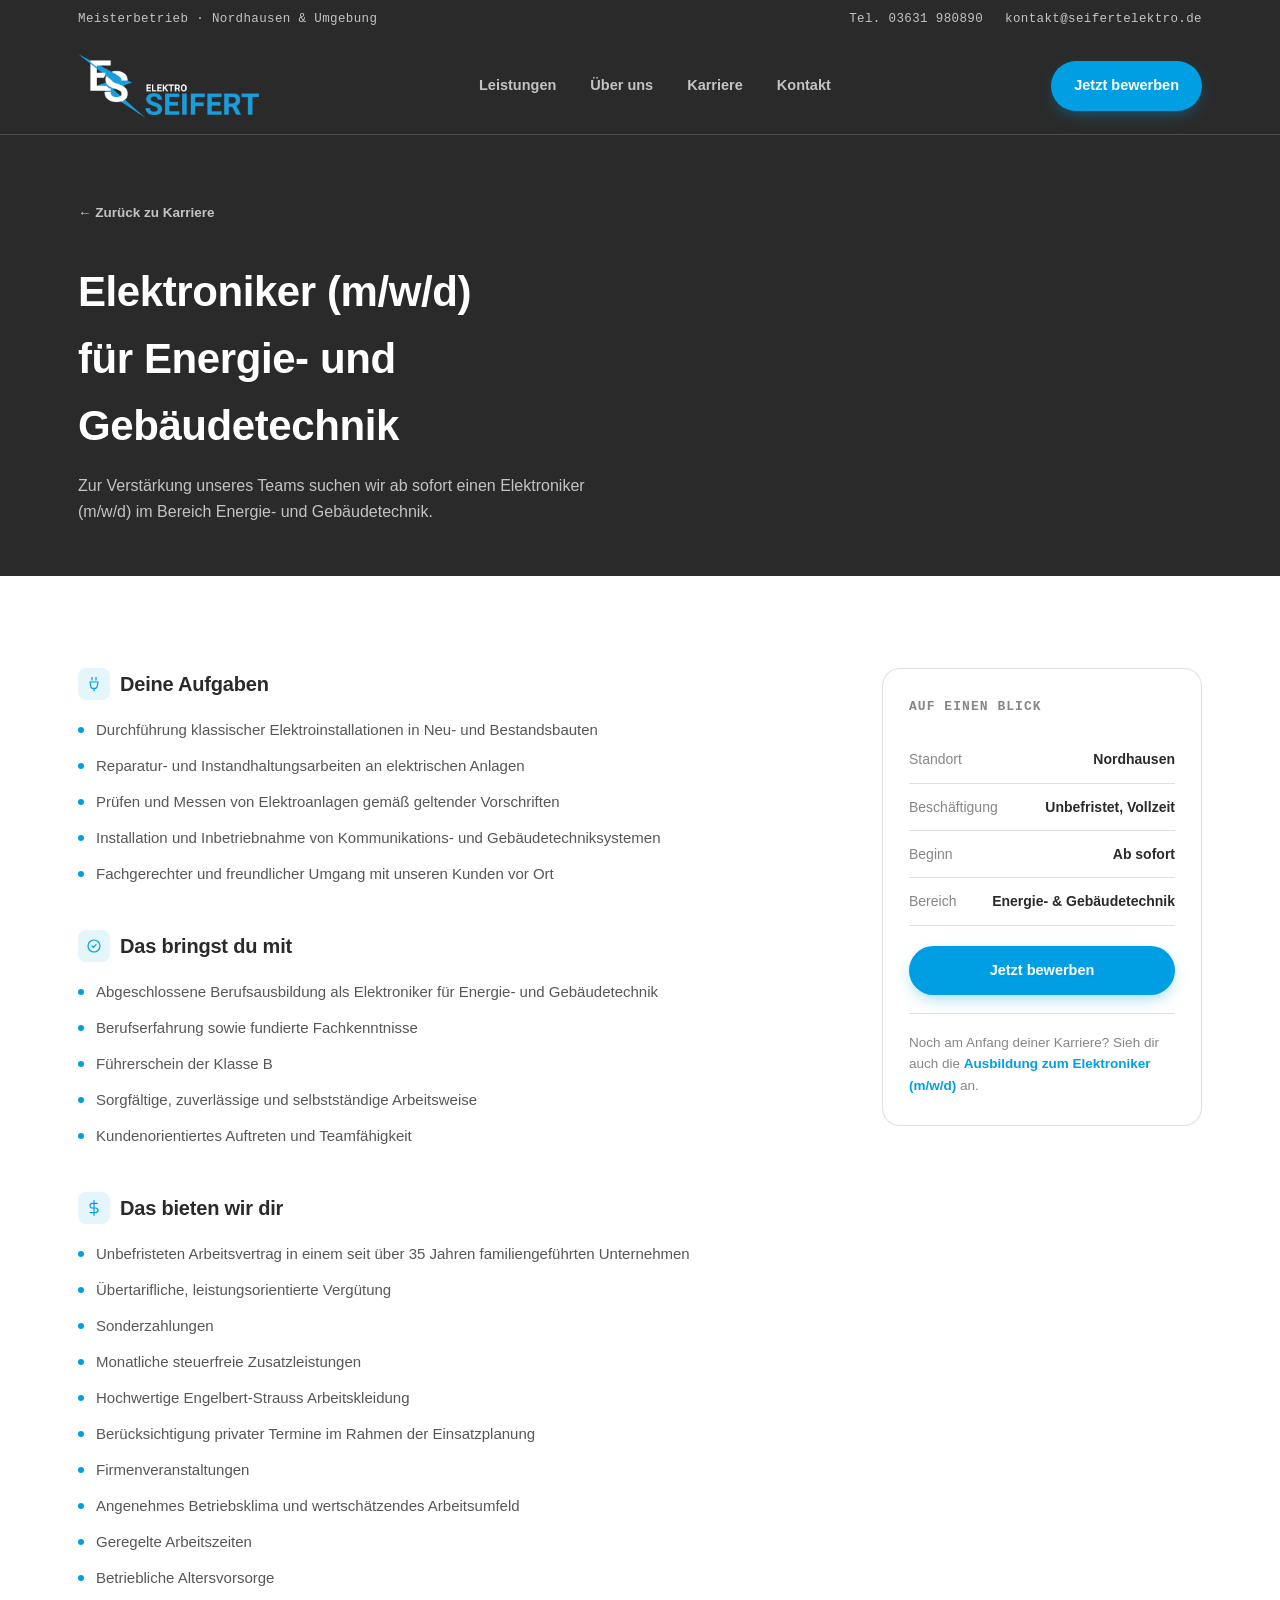
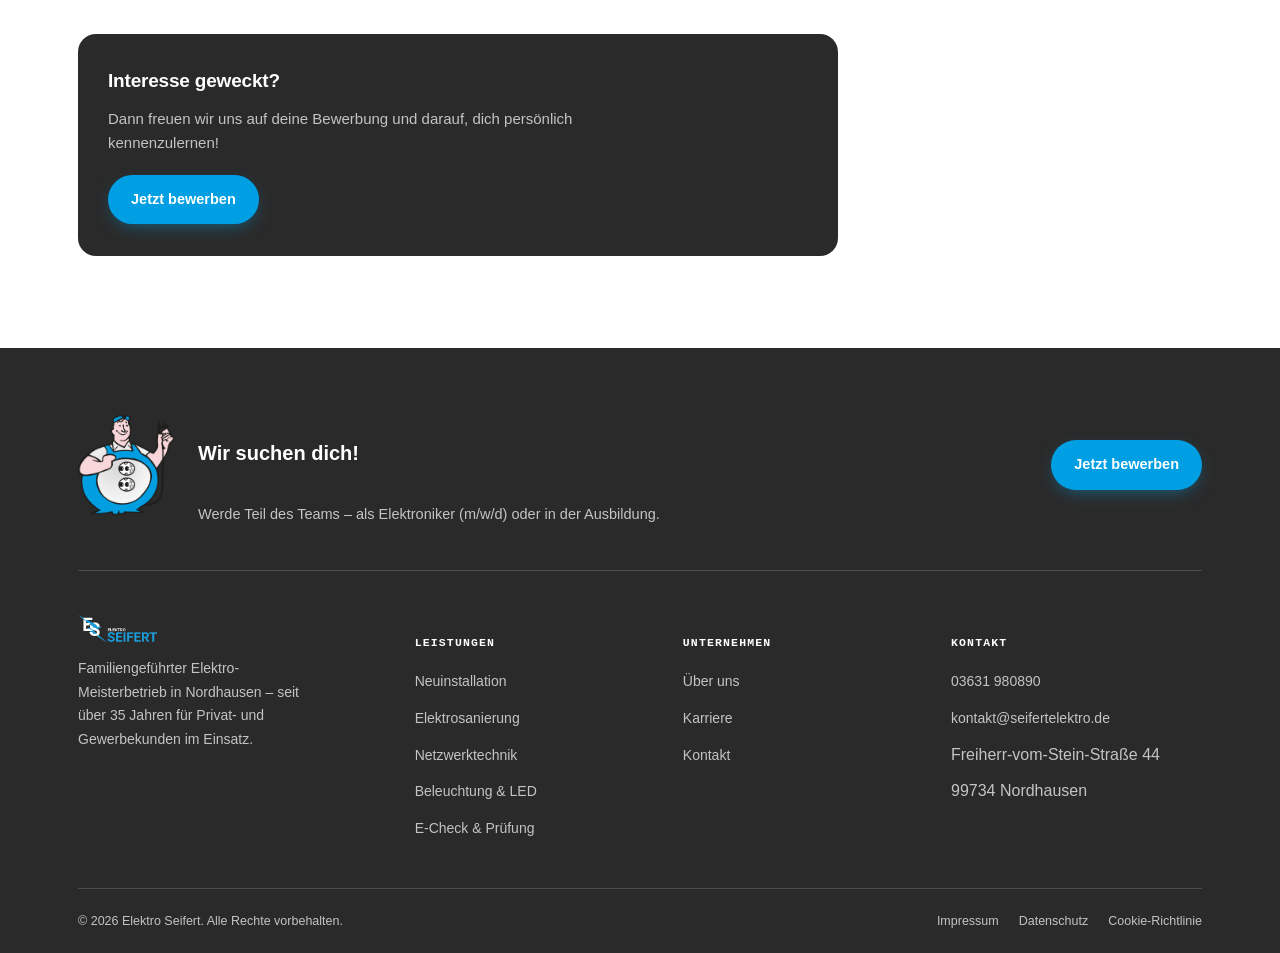
<file: elektroniker.html>
<!doctype html>
<html lang="de">
<head>
<meta charset="utf-8" />
<title>Elektroniker (m/w/d) für Energie- und Gebäudetechnik – Elektro Seifert</title>
<meta name="description" content="Elektro Seifert sucht ab sofort einen Elektroniker (m/w/d) für Energie- und Gebäudetechnik in Nordhausen. Unbefristeter Vertrag, übertarifliche Vergütung, familiengeführtes Unternehmen." />
<meta name="viewport" content="width=device-width, initial-scale=1" />
<link rel="stylesheet" href="assets/style.css" />
</head>
<body>

<div class="utility-bar">
  <div class="wrap">
    <span class="u-tag">Meisterbetrieb &middot; Nordhausen &amp; Umgebung</span>
    <div class="u-links">
      <a href="tel:+493631980890">Tel. 03631 980890</a>
      <a href="mailto:kontakt@seifertelektro.de">kontakt@seifertelektro.de</a>
    </div>
  </div>
</div>

<header id="top">
  <div class="wrap">
    <a class="brand" href="index.html" aria-label="Elektro Seifert, Startseite">
      <img class="brand-logo" src="assets/logo.webp" alt="Elektro Seifert" />
    </a>
    <nav class="primary-nav" aria-label="Hauptnavigation">
      <a href="index.html#leistungen">Leistungen</a>
      <a href="index.html#warum">Über uns</a>
      <a href="index.html#karriere">Karriere</a>
      <a href="index.html#kontakt">Kontakt</a>
    </nav>
    <div class="header-cta">
      <a class="btn btn-primary" href="index.html#kontakt">Jetzt bewerben</a>
      <button class="menu-toggle" id="menuToggle" aria-expanded="false" aria-controls="mobileDrawer" aria-label="Menü öffnen">
        <span></span>
      </button>
    </div>
  </div>
  <div class="mobile-drawer" id="mobileDrawer">
    <a href="index.html#leistungen">Leistungen</a>
    <a href="index.html#warum">Über uns</a>
    <a href="index.html#karriere">Karriere</a>
    <a href="index.html#kontakt">Kontakt</a>
    <a class="btn btn-primary btn-block" href="index.html#kontakt">Jetzt bewerben</a>
  </div>
</header>

<main>
  <section class="page-hero">
    <div class="wrap">
      <a class="back-link" href="index.html#karriere">← Zurück zu Karriere</a>
      <h1>Elektroniker (m/w/d) für Energie- und Gebäudetechnik</h1>
      <p>Zur Verstärkung unseres Teams suchen wir ab sofort einen Elektroniker (m/w/d) im Bereich Energie- und Gebäudetechnik.</p>
    </div>
  </section>

  <section>
    <div class="wrap job-grid">
      <div>
        <div class="job-block">
          <h2>
            <span class="ico"><svg width="16" height="16" viewBox="0 0 24 24" fill="none" stroke="currentColor" stroke-width="1.8" stroke-linecap="round" stroke-linejoin="round"><path d="M9 2v4M15 2v4M6 9h12l-1 5a5 5 0 0 1-10 0z"/><path d="M12 18v4"/></svg></span>
            Deine Aufgaben
          </h2>
          <ul class="job-list">
            <li>Durchführung klassischer Elektroinstallationen in Neu- und Bestandsbauten</li>
            <li>Reparatur- und Instandhaltungsarbeiten an elektrischen Anlagen</li>
            <li>Prüfen und Messen von Elektroanlagen gemäß geltender Vorschriften</li>
            <li>Installation und Inbetriebnahme von Kommunikations- und Gebäudetechniksystemen</li>
            <li>Fachgerechter und freundlicher Umgang mit unseren Kunden vor Ort</li>
          </ul>
        </div>

        <div class="job-block">
          <h2>
            <span class="ico"><svg width="16" height="16" viewBox="0 0 24 24" fill="none" stroke="currentColor" stroke-width="1.8" stroke-linecap="round" stroke-linejoin="round"><path d="m9 12 2 2 4-4"/><circle cx="12" cy="12" r="9"/></svg></span>
            Das bringst du mit
          </h2>
          <ul class="job-list">
            <li>Abgeschlossene Berufsausbildung als Elektroniker für Energie- und Gebäudetechnik</li>
            <li>Berufserfahrung sowie fundierte Fachkenntnisse</li>
            <li>Führerschein der Klasse B</li>
            <li>Sorgfältige, zuverlässige und selbstständige Arbeitsweise</li>
            <li>Kundenorientiertes Auftreten und Teamfähigkeit</li>
          </ul>
        </div>

        <div class="job-block">
          <h2>
            <span class="ico"><svg width="16" height="16" viewBox="0 0 24 24" fill="none" stroke="currentColor" stroke-width="1.8" stroke-linecap="round" stroke-linejoin="round"><path d="M12 1v22M17 5H9.5a3.5 3.5 0 0 0 0 7h5a3.5 3.5 0 0 1 0 7H6"/></svg></span>
            Das bieten wir dir
          </h2>
          <ul class="job-list">
            <li>Unbefristeten Arbeitsvertrag in einem seit über 35 Jahren familiengeführten Unternehmen</li>
            <li>Übertarifliche, leistungsorientierte Vergütung</li>
            <li>Sonderzahlungen</li>
            <li>Monatliche steuerfreie Zusatzleistungen</li>
            <li>Hochwertige Engelbert-Strauss Arbeitskleidung</li>
            <li>Berücksichtigung privater Termine im Rahmen der Einsatzplanung</li>
            <li>Firmenveranstaltungen</li>
            <li>Angenehmes Betriebsklima und wertschätzendes Arbeitsumfeld</li>
            <li>Geregelte Arbeitszeiten</li>
            <li>Betriebliche Altersvorsorge</li>
          </ul>
        </div>

        <div class="job-closing">
          <h2>Interesse geweckt?</h2>
          <p>Dann freuen wir uns auf deine Bewerbung und darauf, dich persönlich kennenzulernen!</p>
          <a class="btn btn-primary" href="index.html#kontakt">Jetzt bewerben</a>
        </div>
      </div>

      <aside class="job-side">
        <h3>Auf einen Blick</h3>
        <div class="job-fact"><span class="k">Standort</span><span class="v">Nordhausen</span></div>
        <div class="job-fact"><span class="k">Beschäftigung</span><span class="v">Unbefristet, Vollzeit</span></div>
        <div class="job-fact"><span class="k">Beginn</span><span class="v">Ab sofort</span></div>
        <div class="job-fact"><span class="k">Bereich</span><span class="v">Energie- &amp; Gebäudetechnik</span></div>
        <a class="btn btn-primary btn-block" href="index.html#kontakt">Jetzt bewerben</a>
        <div class="other-job">
          Noch am Anfang deiner Karriere? Sieh dir auch die <a href="ausbildung.html">Ausbildung zum Elektroniker (m/w/d)</a> an.
        </div>
      </aside>
    </div>
  </section>
</main>

<footer>
  <div class="wrap">
    <div class="foot-cta">
      <img class="foot-mascot" src="assets/mascot.webp" alt="Elektro Seifert Maskottchen" />
      <div class="foot-cta-text">
        <h5>Wir suchen dich!</h5>
        <p>Werde Teil des Teams – als Elektroniker (m/w/d) oder in der Ausbildung.</p>
      </div>
      <a class="btn btn-primary" href="index.html#kontakt" style="flex-shrink:0;">Jetzt bewerben</a>
    </div>

    <div class="foot-grid">
      <div class="foot-col foot-about">
        <img class="brand-logo" src="assets/logo.webp" alt="Elektro Seifert" />
        <p>Familiengeführter Elektro-Meisterbetrieb in Nordhausen – seit über 35 Jahren für Privat- und Gewerbekunden im Einsatz.</p>
      </div>
      <div class="foot-col">
        <h5>Leistungen</h5>
        <ul>
          <li><a href="index.html#leistungen">Neuinstallation</a></li>
          <li><a href="index.html#leistungen">Elektrosanierung</a></li>
          <li><a href="index.html#leistungen">Netzwerktechnik</a></li>
          <li><a href="index.html#leistungen">Beleuchtung &amp; LED</a></li>
          <li><a href="index.html#leistungen">E-Check &amp; Prüfung</a></li>
        </ul>
      </div>
      <div class="foot-col">
        <h5>Unternehmen</h5>
        <ul>
          <li><a href="index.html#warum">Über uns</a></li>
          <li><a href="index.html#karriere">Karriere</a></li>
          <li><a href="index.html#kontakt">Kontakt</a></li>
        </ul>
      </div>
      <div class="foot-col">
        <h5>Kontakt</h5>
        <ul>
          <li><a href="tel:+493631980890">03631 980890</a></li>
          <li><a href="mailto:kontakt@seifertelektro.de">kontakt@seifertelektro.de</a></li>
          <li>Freiherr-vom-Stein-Straße 44</li>
          <li>99734 Nordhausen</li>
        </ul>
      </div>
    </div>
    <div class="foot-bottom">
      <span>© 2026 Elektro Seifert. Alle Rechte vorbehalten.</span>
      <div class="fb-links">
        <a href="impressum.html">Impressum</a>
        <a href="datenschutz.html">Datenschutz</a>
        <a href="datenschutz.html#cookies">Cookie-Richtlinie</a>
      </div>
    </div>
  </div>
</footer>

<div class="mobile-bar">
  <a class="btn btn-primary" href="index.html#kontakt">Jetzt bewerben</a>
  <a class="btn btn-outline-dark" href="index.html#kontakt" style="background:var(--white);">Jetzt anfragen</a>
</div>

<script>
  var toggle = document.getElementById('menuToggle');
  var header = document.getElementById('top');
  toggle.addEventListener('click', function(){
    var open = header.classList.toggle('open');
    toggle.setAttribute('aria-expanded', open ? 'true' : 'false');
  });
  document.querySelectorAll('.mobile-drawer a').forEach(function(a){
    a.addEventListener('click', function(){
      header.classList.remove('open');
      toggle.setAttribute('aria-expanded', 'false');
    });
  });
</script>
</body>
</html>
</file>
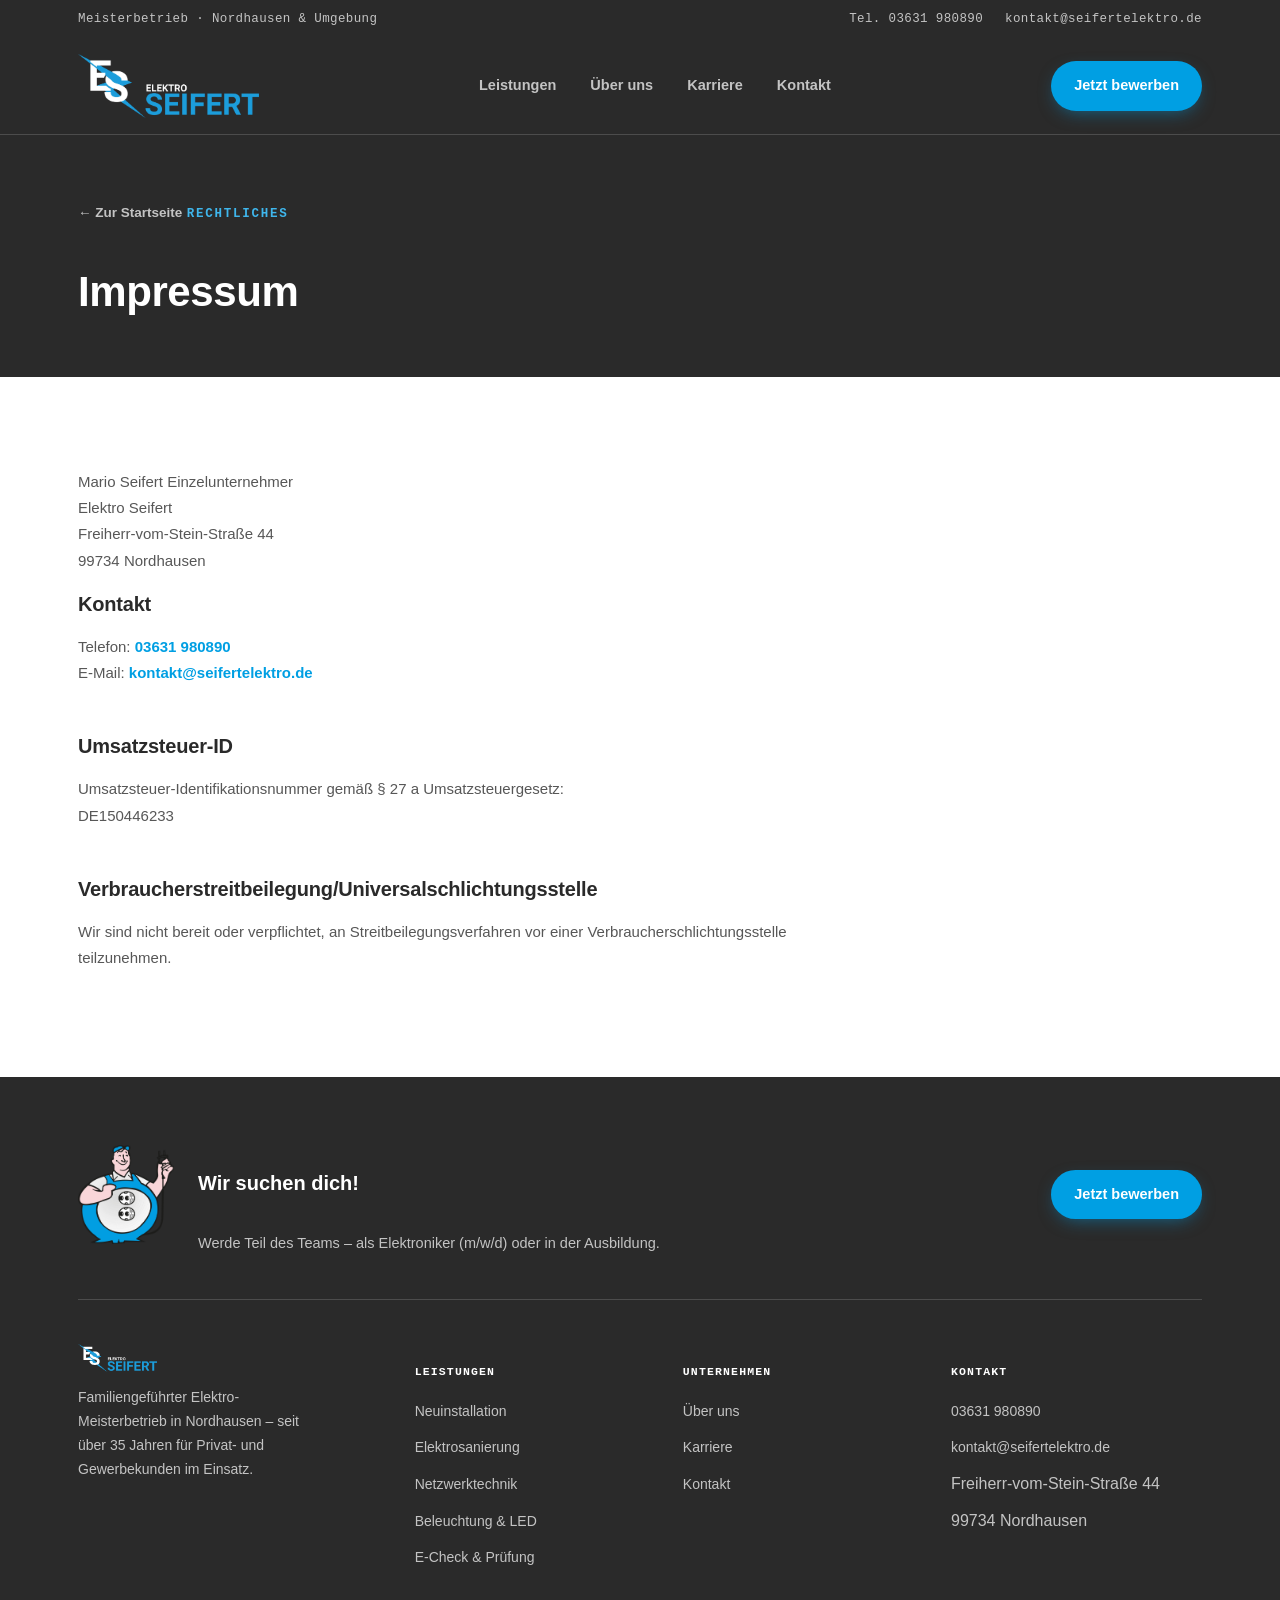
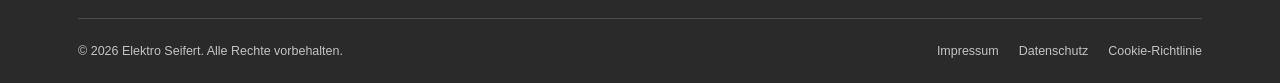
<file: impressum.html>
<!doctype html>
<html lang="de">
<head>
<meta charset="utf-8" />
<title>Impressum – Elektro Seifert</title>
<meta name="description" content="Impressum von Elektro Seifert, Nordhausen." />
<meta name="viewport" content="width=device-width, initial-scale=1" />
<link rel="stylesheet" href="assets/style.css" />
</head>
<body>

<div class="utility-bar">
  <div class="wrap">
    <span class="u-tag">Meisterbetrieb &middot; Nordhausen &amp; Umgebung</span>
    <div class="u-links">
      <a href="tel:+493631980890">Tel. 03631 980890</a>
      <a href="mailto:kontakt@seifertelektro.de">kontakt@seifertelektro.de</a>
    </div>
  </div>
</div>

<header id="top">
  <div class="wrap">
    <a class="brand" href="index.html" aria-label="Elektro Seifert, Startseite">
      <img class="brand-logo" src="assets/logo.webp" alt="Elektro Seifert" />
    </a>
    <nav class="primary-nav" aria-label="Hauptnavigation">
      <a href="index.html#leistungen">Leistungen</a>
      <a href="index.html#warum">Über uns</a>
      <a href="index.html#karriere">Karriere</a>
      <a href="index.html#kontakt">Kontakt</a>
    </nav>
    <div class="header-cta">
      <a class="btn btn-primary" href="index.html#kontakt">Jetzt bewerben</a>
      <button class="menu-toggle" id="menuToggle" aria-expanded="false" aria-controls="mobileDrawer" aria-label="Menü öffnen">
        <span></span>
      </button>
    </div>
  </div>
  <div class="mobile-drawer" id="mobileDrawer">
    <a href="index.html#leistungen">Leistungen</a>
    <a href="index.html#warum">Über uns</a>
    <a href="index.html#karriere">Karriere</a>
    <a href="index.html#kontakt">Kontakt</a>
    <a class="btn btn-primary btn-block" href="index.html#kontakt">Jetzt bewerben</a>
  </div>
</header>

<main>
  <section class="page-hero">
    <div class="wrap">
      <a class="back-link" href="index.html">← Zur Startseite</a>
      <span class="eyebrow">Rechtliches</span>
      <h1>Impressum</h1>
    </div>
  </section>

  <section>
    <div class="wrap">
      <article class="legal">
        <p class="addr">
          Mario Seifert Einzelunternehmer<br>
          Elektro Seifert<br>
          Freiherr-vom-Stein-Straße 44<br>
          99734 Nordhausen
        </p>

        <h2>Kontakt</h2>
        <p class="addr">
          Telefon: <a href="tel:+493631980890">03631 980890</a><br>
          E-Mail: <a href="mailto:kontakt@seifertelektro.de">kontakt@seifertelektro.de</a>
        </p>

        <h2>Umsatzsteuer-ID</h2>
        <p>Umsatzsteuer-Identifikationsnummer gemäß § 27 a Umsatzsteuergesetz:<br>DE150446233</p>

        <h2>Verbraucherstreitbeilegung/Universalschlichtungsstelle</h2>
        <p>Wir sind nicht bereit oder verpflichtet, an Streitbeilegungsverfahren vor einer Verbraucherschlichtungsstelle teilzunehmen.</p>
      </article>
    </div>
  </section>
</main>

<footer>
  <div class="wrap">
    <div class="foot-cta">
      <img class="foot-mascot" src="assets/mascot.webp" alt="Elektro Seifert Maskottchen" />
      <div class="foot-cta-text">
        <h5>Wir suchen dich!</h5>
        <p>Werde Teil des Teams – als Elektroniker (m/w/d) oder in der Ausbildung.</p>
      </div>
      <a class="btn btn-primary" href="index.html#kontakt" style="flex-shrink:0;">Jetzt bewerben</a>
    </div>

    <div class="foot-grid">
      <div class="foot-col foot-about">
        <img class="brand-logo" src="assets/logo.webp" alt="Elektro Seifert" />
        <p>Familiengeführter Elektro-Meisterbetrieb in Nordhausen – seit über 35 Jahren für Privat- und Gewerbekunden im Einsatz.</p>
      </div>
      <div class="foot-col">
        <h5>Leistungen</h5>
        <ul>
          <li><a href="index.html#leistungen">Neuinstallation</a></li>
          <li><a href="index.html#leistungen">Elektrosanierung</a></li>
          <li><a href="index.html#leistungen">Netzwerktechnik</a></li>
          <li><a href="index.html#leistungen">Beleuchtung &amp; LED</a></li>
          <li><a href="index.html#leistungen">E-Check &amp; Prüfung</a></li>
        </ul>
      </div>
      <div class="foot-col">
        <h5>Unternehmen</h5>
        <ul>
          <li><a href="index.html#warum">Über uns</a></li>
          <li><a href="index.html#karriere">Karriere</a></li>
          <li><a href="index.html#kontakt">Kontakt</a></li>
        </ul>
      </div>
      <div class="foot-col">
        <h5>Kontakt</h5>
        <ul>
          <li><a href="tel:+493631980890">03631 980890</a></li>
          <li><a href="mailto:kontakt@seifertelektro.de">kontakt@seifertelektro.de</a></li>
          <li>Freiherr-vom-Stein-Straße 44</li>
          <li>99734 Nordhausen</li>
        </ul>
      </div>
    </div>
    <div class="foot-bottom">
      <span>© 2026 Elektro Seifert. Alle Rechte vorbehalten.</span>
      <div class="fb-links">
        <a href="impressum.html">Impressum</a>
        <a href="datenschutz.html">Datenschutz</a>
        <a href="datenschutz.html#cookies">Cookie-Richtlinie</a>
      </div>
    </div>
  </div>
</footer>

<div class="mobile-bar">
  <a class="btn btn-primary" href="index.html#kontakt">Jetzt bewerben</a>
  <a class="btn btn-outline-dark" href="index.html#kontakt" style="background:var(--white);">Jetzt anfragen</a>
</div>

<script>
  var toggle = document.getElementById('menuToggle');
  var header = document.getElementById('top');
  toggle.addEventListener('click', function(){
    var open = header.classList.toggle('open');
    toggle.setAttribute('aria-expanded', open ? 'true' : 'false');
  });
  document.querySelectorAll('.mobile-drawer a').forEach(function(a){
    a.addEventListener('click', function(){
      header.classList.remove('open');
      toggle.setAttribute('aria-expanded', 'false');
    });
  });
</script>
</body>
</html>
</file>
<file: assets/style.css>
/* ---------- Tokens (strict brand palette: blue / white / charcoal) ---------- */
:root{
  --blue:       #009FE3;
  --blue-light: #3FB6EC;
  --dark:       #2A2A2A;
  --dark-2:     #333333;
  --white:      #FFFFFF;
  --text:       #575757;
  --text-soft:  rgba(87,87,87,0.72);
  --on-dark:    #FFFFFF;
  --on-dark-mute: rgba(255,255,255,0.72);
  --line:       rgba(87,87,87,0.18);
  --line-dark:  rgba(255,255,255,0.16);
  --radius-s: 6px;
  --radius-m: 10px;
  --radius-l: 18px;
  --font-display: -apple-system, "Segoe UI", "SF Pro Display", Roboto, "Helvetica Neue", Arial, sans-serif;
  --font-body: -apple-system, "Segoe UI", Roboto, "Helvetica Neue", Arial, sans-serif;
  --font-mono: ui-monospace, "SF Mono", "Cascadia Mono", "Roboto Mono", Consolas, monospace;
}

*{ box-sizing: border-box; }
html{ scroll-behavior: smooth; }
@media (prefers-reduced-motion: reduce){ html{ scroll-behavior: auto; } }

body{
  margin:0;
  background: var(--white);
  color: var(--text);
  font-family: var(--font-body);
  font-size: 16px;
  line-height: 1.6;
  -webkit-font-smoothing: antialiased;
}

img,svg{ display:block; max-width:100%; }
a{ color: inherit; text-decoration: none; }
ul{ margin:0; padding:0; list-style:none; }
h1,h2,h3{ margin:0; }
p{ margin:0; }
h1,h2,h3{ font-family: var(--font-display); text-wrap: balance; letter-spacing: -0.01em; }

:focus-visible{ outline: 2px solid var(--blue); outline-offset: 3px; }

.wrap{
  width: 100%;
  max-width: 1180px;
  margin: 0 auto;
  padding: 0 28px;
}
@media (max-width: 620px){ .wrap{ padding: 0 20px; } }

.eyebrow{
  font-family: var(--font-mono);
  font-size: 12.5px;
  letter-spacing: 0.14em;
  text-transform: uppercase;
  font-weight: 600;
  color: var(--blue);
}

/* ---------- Utility bar ---------- */
.utility-bar{
  background: var(--dark);
  color: var(--on-dark-mute);
  font-family: var(--font-mono);
  font-size: 12.5px;
  letter-spacing: 0.03em;
}
.utility-bar .wrap{
  display:flex;
  justify-content: space-between;
  align-items:center;
  gap: 16px;
  padding-top: 9px;
  padding-bottom: 9px;
  overflow-x:auto;
  white-space:nowrap;
}
.utility-bar a{ color: var(--on-dark-mute); transition: color .15s ease; }
.utility-bar a:hover{ color: var(--blue-light); }
.utility-bar .u-links{ display:flex; gap:22px; }
@media (max-width: 700px){ .utility-bar .u-tag{ display:none; } }

/* ---------- Header ---------- */
header{
  position: sticky; top:0; z-index: 50;
  background: var(--dark);
  border-bottom: 1px solid var(--line-dark);
}
header .wrap{
  display:flex; align-items:center; justify-content:space-between;
  height: 96px;
}
.brand{ display:flex; align-items:center; }
.brand-logo{ height:64px; width:auto; display:block; }

nav.primary-nav{ display:flex; align-items:center; gap: 34px; }
nav.primary-nav a{
  font-size: 14.5px; font-weight:600; color: var(--on-dark-mute);
  transition: color .15s ease;
  position:relative;
}
nav.primary-nav a:hover{ color: var(--on-dark); }

.header-cta{ display:flex; align-items:center; gap:14px; }
.btn{
  display:inline-flex; align-items:center; gap:9px;
  font-family: var(--font-body); font-weight:700; font-size: 14.5px;
  padding: 12px 22px; border-radius: 999px; border: 1px solid transparent;
  cursor:pointer; transition: transform .15s ease, box-shadow .15s ease, background .15s ease, border-color .15s ease, color .15s ease;
  white-space:nowrap;
}
.btn:active{ transform: translateY(1px); }
.btn-primary{
  background: var(--blue);
  color: #fff;
  box-shadow: 0 6px 18px -6px rgba(0,159,227,0.55);
}
.btn-primary:hover{ background: var(--blue-light); box-shadow: 0 8px 22px -6px rgba(0,159,227,0.7); }
.btn-onblue{
  background: var(--white); color: var(--blue);
}
.btn-onblue:hover{ background: rgba(255,255,255,0.88); }
.btn-ghost-dark{
  color: var(--on-dark); border-color: var(--line-dark); background: transparent;
}
.btn-ghost-dark:hover{ border-color: var(--blue-light); color: var(--blue-light); }
.btn-outline-dark{
  color: var(--text); border-color: var(--line); background: transparent;
}
.btn-outline-dark:hover{ border-color: var(--blue); color: var(--blue); }
.btn-block{ width:100%; justify-content:center; }

.menu-toggle{
  display:none; background:none; border:1px solid var(--line-dark); border-radius:8px;
  width:44px; height:40px; align-items:center; justify-content:center; cursor:pointer;
}
.menu-toggle span, .menu-toggle span::before, .menu-toggle span::after{
  content:""; display:block; width:19px; height:2px; background: var(--on-dark); position:relative; transition: transform .2s ease, opacity .2s ease;
}
.menu-toggle span::before{ position:absolute; top:-6px; }
.menu-toggle span::after{ position:absolute; top:6px; }

.mobile-drawer{ display:none; }

@media (max-width: 900px){
  nav.primary-nav{ display:none; }
  .menu-toggle{ display:flex; }
  header.open .mobile-drawer{
    display:block; position:absolute; top:96px; left:0; right:0;
    background: var(--dark); border-bottom: 1px solid var(--line-dark);
    padding: 8px 20px 22px;
  }
  .mobile-drawer a{
    display:block; padding: 13px 4px; font-size:15.5px; font-weight:600;
    color: var(--on-dark); border-bottom: 1px solid var(--line-dark);
  }
  .mobile-drawer .btn{ margin-top:16px; }
}

@media (max-width: 640px){
  header .wrap{ height: 64px; }
  .brand-logo{ height:34px; }
  .header-cta{ gap:10px; }
  .header-cta .btn{ padding: 9px 15px; font-size: 13px; }
  header.open .mobile-drawer{ top:64px; }
}

/* ---------- Hero (homepage) ---------- */
.hero{
  position:relative; overflow:hidden;
  background: var(--dark);
  color: var(--on-dark);
  padding: 110px 0 96px;
  min-height: 620px;
  display:flex; align-items:flex-end;
}
.hero-media{ position:absolute; inset:0; z-index:0; }
.hero-video-fallback{
  position:absolute; inset:0;
  background:
    radial-gradient(120% 140% at 15% -10%, #3a3a3a 0%, var(--dark) 55%, #1c1c1c 100%);
}
.hero-video-fallback::after{
  content:"";
  position:absolute; inset:0; opacity:0.5;
  background-image:
    linear-gradient(30deg, rgba(0,159,227,0.18) 12%, transparent 12.5%, transparent 87%, rgba(0,159,227,0.18) 87.5%, rgba(0,159,227,0.18)),
    linear-gradient(150deg, rgba(0,159,227,0.18) 12%, transparent 12.5%, transparent 87%, rgba(0,159,227,0.18) 87.5%, rgba(0,159,227,0.18)),
    linear-gradient(30deg, rgba(0,159,227,0.18) 12%, transparent 12.5%, transparent 87%, rgba(0,159,227,0.18) 87.5%, rgba(0,159,227,0.18)),
    linear-gradient(150deg, rgba(0,159,227,0.18) 12%, transparent 12.5%, transparent 87%, rgba(0,159,227,0.18) 87.5%, rgba(0,159,227,0.18)),
    linear-gradient(60deg, rgba(0,159,227,0.1) 25%, transparent 25.5%, transparent 75%, rgba(0,159,227,0.1) 75.5%, rgba(0,159,227,0.1)),
    linear-gradient(60deg, rgba(0,159,227,0.1) 25%, transparent 25.5%, transparent 75%, rgba(0,159,227,0.1) 75.5%, rgba(0,159,227,0.1));
  background-size: 64px 111px;
  background-position: 0 0, 0 0, 32px 55px, 32px 55px, 0 0, 32px 55px;
  -webkit-mask-image: linear-gradient(180deg, black 0%, black 55%, transparent 96%);
  mask-image: linear-gradient(180deg, black 0%, black 55%, transparent 96%);
}
.hero-video{
  position:absolute; inset:0; width:100%; height:100%;
  object-fit: cover; z-index:1;
}
.hero-overlay{
  position:absolute; inset:0; z-index:2;
  background: linear-gradient(0deg, rgba(20,20,20,0.92) 0%, rgba(20,20,20,0.62) 45%, rgba(20,20,20,0.4) 100%);
}
.hero-note{
  position:absolute; top:16px; right:16px; z-index:3;
  font-family: var(--font-mono); font-size:10.5px; letter-spacing:0.06em;
  color: rgba(255,255,255,0.55); background: rgba(0,0,0,0.35);
  border:1px solid var(--line-dark); border-radius:6px; padding:5px 9px;
}

.hero-inner{ position:relative; z-index:3; width:100%; }
.hero-content{ max-width: 660px; }

.hero-eyebrow{ display:flex; align-items:center; gap:10px; margin-bottom:22px; color: var(--blue-light); }
.hero-eyebrow::before{ content:""; width:26px; height:1px; background: var(--blue-light); }

.hero h1{
  font-size: clamp(32px, 5vw, 52px);
  font-weight: 800; line-height:1.08; letter-spacing:-0.02em;
  max-width: 16ch;
}
.hero h1 em{ font-style:normal; color: var(--blue-light); }

.hero-sub{
  margin-top:20px; max-width: 50ch; font-size: 17px; color: var(--on-dark-mute); line-height:1.65;
}
.hero-actions{ display:flex; gap:14px; margin-top:32px; flex-wrap:wrap; }

.hero-stats{
  display:flex; gap:0; margin-top:48px; border-top:1px solid var(--line-dark); padding-top:24px;
  max-width: 640px;
}
.hero-stat{ flex:1; padding-right:20px; }
.hero-stat .n{ font-family: var(--font-display); font-weight:800; font-size:24px; color:var(--on-dark); }
.hero-stat .l{ font-family: var(--font-mono); font-size:11px; letter-spacing:0.08em; text-transform:uppercase; color: var(--on-dark-mute); margin-top:4px; }

/* ---------- Page header band (sub-pages: jobs, legal) ---------- */
.page-hero{
  background: var(--dark); color: var(--on-dark);
  padding: 64px 0 52px;
}
.page-hero .eyebrow{ color: var(--blue-light); }
.page-hero h1{
  margin-top:14px; font-size: clamp(28px, 4vw, 42px); font-weight:800; max-width: 24ch;
}
.page-hero p{ margin-top:14px; max-width:60ch; color: var(--on-dark-mute); font-size:16px; }
.page-hero .back-link{
  display:inline-flex; align-items:center; gap:7px; font-size:13.5px; font-weight:600;
  color: var(--on-dark-mute); margin-bottom:20px;
}
.page-hero .back-link:hover{ color: var(--blue-light); }

/* ---------- Section scaffolding ---------- */
section{ padding: 92px 0; }
@media (max-width: 700px){ section{ padding: 64px 0; } }
.section-head{ max-width: 640px; margin-bottom: 50px; }
.section-head .eyebrow{ margin-bottom:14px; display:block; }
.section-head h2{ font-size: clamp(26px, 3.6vw, 38px); font-weight:800; color: var(--dark); }
.section-head p{ margin-top:14px; color: var(--text-soft); font-size:16px; max-width: 54ch; }
.section-head.on-dark h2{ color: var(--on-dark); }
.section-head.on-dark p{ color: var(--on-dark-mute); }

.section-dark{ background: var(--dark); color: var(--on-dark); }

/* ---------- Karriere / Jetzt bewerben banner ---------- */
.career-section{ padding: 76px 0; }
.career{
  background: var(--blue);
  color:#fff; border-radius: var(--radius-l);
  padding: 44px 44px; display:flex; align-items:center; justify-content:space-between; gap:32px;
}
@media (max-width: 820px){ .career{ flex-direction:column; align-items:flex-start; padding: 34px 26px; } }
.career-text .eyebrow{ color: rgba(255,255,255,0.85); }
.career-text h3{ font-size: clamp(22px,3vw,30px); font-weight:800; margin-top:8px; }
.career-text p{ margin-top:10px; color: rgba(255,255,255,0.9); max-width:46ch; font-size:15px; }
.career-jobs{ display:flex; gap:10px; margin-top:18px; flex-wrap:wrap; }
.job-chip{
  font-size:13px; font-weight:600; background: rgba(255,255,255,0.16); border:1px solid rgba(255,255,255,0.34);
  padding:8px 14px; border-radius:999px; display:inline-flex; align-items:center; gap:8px;
  color:#fff; transition: background .15s ease;
}
.job-chip:hover{ background: rgba(255,255,255,0.28); }

/* ---------- Leistungen: distribution-board grid ---------- */
.panel-grid{
  display:grid; grid-template-columns: repeat(3, 1fr); gap: 18px;
}
@media (max-width: 900px){ .panel-grid{ grid-template-columns: repeat(2,1fr); } }
@media (max-width: 620px){ .panel-grid{ grid-template-columns: 1fr; } }

.panel-card{
  background: var(--white); border:1px solid var(--line); border-radius: var(--radius-m);
  padding: 26px 24px 24px;
  transition: transform .18s ease, box-shadow .18s ease, border-color .18s ease;
}
.panel-card:hover{
  transform: translateY(-3px);
  box-shadow: 0 20px 40px -24px rgba(42,42,42,0.28);
  border-color: rgba(0,159,227,0.4);
}
.panel-card-top{ display:flex; align-items:center; justify-content:space-between; margin-bottom:18px; }
.panel-tag{
  font-family: var(--font-mono); font-size:11px; letter-spacing:0.08em; color: var(--text-soft);
  border:1px solid var(--line); border-radius:5px; padding:3px 7px;
}
.panel-icon{
  width:40px; height:40px; border-radius:9px; background: rgba(0,159,227,0.1);
  display:flex; align-items:center; justify-content:center; color: var(--blue);
}
.panel-card h3{ font-size:18px; font-weight:700; color:var(--dark); margin-bottom:9px; }
.panel-card p{ font-size:14.5px; color: var(--text); line-height:1.6; }

/* ---------- Warum / About split (dark section) ---------- */
.about-grid{ display:grid; grid-template-columns: 0.9fr 1.1fr; gap:60px; align-items:center; }
@media (max-width: 900px){ .about-grid{ grid-template-columns:1fr; gap:36px; } }

.about-badge{
  background: rgba(255,255,255,0.05); border:1px solid var(--line-dark); border-radius: var(--radius-l);
  padding: 34px; position:relative; overflow:hidden; aspect-ratio: 1/1;
  display:flex; flex-direction:column; justify-content:center; align-items:center; text-align:center;
}
.about-badge .big{ font-family: var(--font-display); font-weight:800; font-size:68px; color:var(--blue-light); line-height:1; }
.about-badge .lbl{ font-family: var(--font-mono); font-size:12px; letter-spacing:0.12em; text-transform:uppercase; color: var(--on-dark-mute); margin-top:12px; }
.about-badge .sub{ margin-top:22px; font-size:14px; color:var(--on-dark-mute); max-width:22ch; }

.about-list{ display:flex; flex-direction:column; gap:22px; margin-top:28px; }
.about-item{ display:flex; gap:16px; }
.about-item .ico{
  flex-shrink:0; width:38px; height:38px; border-radius:9px; background: rgba(0,159,227,0.16);
  display:flex; align-items:center; justify-content:center; color: var(--blue-light);
}
.about-item h4{ font-size:16px; font-weight:700; color:var(--on-dark); margin-bottom:4px; }
.about-item p{ font-size:14.5px; color: var(--on-dark-mute); }

/* ---------- Kontakt ---------- */
.contact-cards{ display:grid; grid-template-columns: repeat(3, 1fr); gap: 18px; }
@media (max-width: 800px){ .contact-cards{ grid-template-columns:1fr; } }

.contact-info-card{
  background: var(--white); border:1px solid var(--line); border-radius: var(--radius-m);
  padding: 28px 26px;
  transition: transform .18s ease, box-shadow .18s ease, border-color .18s ease;
}
.contact-info-card:hover{
  transform: translateY(-3px);
  box-shadow: 0 20px 40px -24px rgba(42,42,42,0.28);
  border-color: rgba(0,159,227,0.4);
}
.contact-info-card .ico{
  width:44px; height:44px; border-radius:11px; background: rgba(0,159,227,0.1);
  display:flex; align-items:center; justify-content:center; color:var(--blue);
  margin-bottom:20px;
}
.contact-info-card .lbl{ font-family: var(--font-mono); font-size:11.5px; letter-spacing:0.08em; text-transform:uppercase; color: var(--text-soft); margin-bottom:9px; }
.contact-info-card .val{ display:block; font-size:17px; font-weight:700; color: var(--dark); line-height:1.5; }
.contact-info-card a.val:hover{ color: var(--blue); }

/* ---------- Job detail pages ---------- */
.job-grid{ display:grid; grid-template-columns: 1fr 320px; gap:44px; align-items:start; }
@media (max-width: 900px){ .job-grid{ grid-template-columns: 1fr; } }

.job-block{ margin-bottom:44px; }
.job-block:last-child{ margin-bottom:0; }
.job-block h2{
  font-size:20px; font-weight:800; color:var(--dark); margin-bottom:18px;
  display:flex; align-items:center; gap:10px;
}
.job-block h2 .ico{
  width:32px; height:32px; border-radius:8px; background: rgba(0,159,227,0.1);
  display:flex; align-items:center; justify-content:center; color: var(--blue); flex-shrink:0;
}
.job-list{ display:flex; flex-direction:column; gap:12px; }
.job-list li{
  display:flex; gap:12px; font-size:15px; color: var(--text); line-height:1.6;
  padding-left:0;
}
.job-list li::before{
  content:""; width:6px; height:6px; border-radius:50%; background: var(--blue);
  margin-top:9px; flex-shrink:0;
}
.job-closing{
  background: var(--dark); color: var(--on-dark); border-radius: var(--radius-l);
  padding: 32px 30px;
}
.job-closing h2{ color:var(--on-dark); font-size:19px; font-weight:800; }
.job-closing p{ margin-top:10px; color: var(--on-dark-mute); font-size:15px; max-width:56ch; }
.job-closing .btn{ margin-top:20px; }

.job-side{
  position:sticky; top:120px;
  background: var(--white); border:1px solid var(--line); border-radius: var(--radius-l);
  padding: 28px 26px;
}
.job-side h3{ font-size:13px; font-family: var(--font-mono); letter-spacing:0.08em; text-transform:uppercase; color: var(--text-soft); margin-bottom:18px; }
.job-fact{ display:flex; justify-content:space-between; gap:12px; padding:12px 0; border-bottom:1px solid var(--line); font-size:14px; }
.job-fact:last-of-type{ border-bottom:none; }
.job-fact .k{ color: var(--text-soft); }
.job-fact .v{ font-weight:700; color: var(--dark); text-align:right; }
.job-side .btn{ margin-top:20px; }
.job-side .other-job{
  margin-top:18px; padding-top:18px; border-top:1px solid var(--line);
  font-size:13.5px; color: var(--text-soft);
}
.job-side .other-job a{ color: var(--blue); font-weight:700; }
.job-side .other-job a:hover{ color: var(--blue-light); }

/* ---------- Legal pages ---------- */
.legal{ max-width: 760px; }
.legal h2{
  font-size:20px; font-weight:800; color:var(--dark); margin-top:44px; margin-bottom:14px;
}
.legal h2:first-of-type{ margin-top:0; }
.legal h3{ font-size:15.5px; font-weight:700; color:var(--dark); margin-top:22px; margin-bottom:8px; }
.legal p{ font-size:15px; color: var(--text); line-height:1.75; margin-bottom:14px; }
.legal ul{ display:flex; flex-direction:column; gap:9px; margin: 4px 0 16px; }
.legal ul li{
  font-size:15px; color: var(--text); line-height:1.6; display:flex; gap:10px;
}
.legal ul li::before{
  content:""; width:5px; height:5px; border-radius:50%; background: var(--blue);
  margin-top:9px; flex-shrink:0;
}
.legal .addr{ font-size:15px; color: var(--text); line-height:1.75; margin-bottom:14px; }
.legal a{ color: var(--blue); font-weight:600; }
.legal a:hover{ color: var(--blue-light); }
.legal .rights-grid{
  display:grid; grid-template-columns: 1fr 1fr; gap: 10px 24px; margin: 8px 0 16px;
}
@media (max-width:560px){ .legal .rights-grid{ grid-template-columns:1fr; } }
.legal .rights-grid div{
  display:flex; justify-content:space-between; gap:12px; font-size:14.5px;
  padding:10px 0; border-bottom:1px solid var(--line);
}
.legal .rights-grid .art{ color: var(--text-soft); font-family: var(--font-mono); font-size:12.5px; }
.legal .stand{ margin-top:36px; font-size:13px; color: var(--text-soft); font-family: var(--font-mono); }

/* ---------- Footer ---------- */
footer{ background: var(--dark); color: var(--on-dark-mute); padding: 56px 0 0; }

.foot-cta{
  display:flex; align-items:center; gap:24px; flex-wrap:wrap;
  padding-bottom: 44px; margin-bottom: 44px; border-bottom:1px solid var(--line-dark);
}
.foot-mascot{ width:96px; height:auto; flex-shrink:0; }
.foot-cta-text{ flex:1; min-width:220px; }
.foot-cta-text h5{ font-size:20px; font-weight:800; color:var(--on-dark); font-family: var(--font-display); }
.foot-cta-text p{ font-size:14.5px; color:var(--on-dark-mute); margin-top:6px; }

.foot-grid{ display:grid; grid-template-columns: 1.3fr 1fr 1fr 1.1fr; gap: 40px; padding-bottom: 48px; border-bottom:1px solid var(--line-dark); }
@media (max-width: 820px){ .foot-grid{ grid-template-columns: 1fr 1fr; row-gap:36px; } }
@media (max-width: 520px){ .foot-grid{ grid-template-columns: 1fr; } }
.foot-col h5{ font-family: var(--font-mono); font-size:11.5px; letter-spacing:0.1em; text-transform:uppercase; color: var(--on-dark); margin-bottom:16px; }
.foot-col ul{ display:flex; flex-direction:column; gap:11px; }
.foot-col a{ font-size:14px; transition: color .15s ease; }
.foot-col a:hover{ color: var(--blue-light); }
.foot-about .brand-logo{ height:28px; margin-bottom:14px; }
.foot-about p{ font-size:14px; line-height:1.7; max-width:32ch; }
.foot-bottom{ display:flex; justify-content:space-between; align-items:center; padding: 22px 0; font-size:12.5px; gap:16px; flex-wrap:wrap; }
.foot-bottom .fb-links{ display:flex; gap:20px; }
.foot-bottom a:hover{ color: var(--blue-light); }

/* ---------- Sticky mobile action bar ---------- */
.mobile-bar{ display:none; }
@media (max-width: 700px){
  .mobile-bar{
    display:flex; position:sticky; bottom:0; z-index:40; gap:10px;
    background: var(--dark); border-top:1px solid var(--line-dark);
    padding: 12px 16px calc(12px + env(safe-area-inset-bottom));
  }
  .mobile-bar .btn{ flex:1; }
}

.visually-hidden{ position:absolute; width:1px; height:1px; overflow:hidden; clip:rect(0,0,0,0); white-space:nowrap; }
</file>
